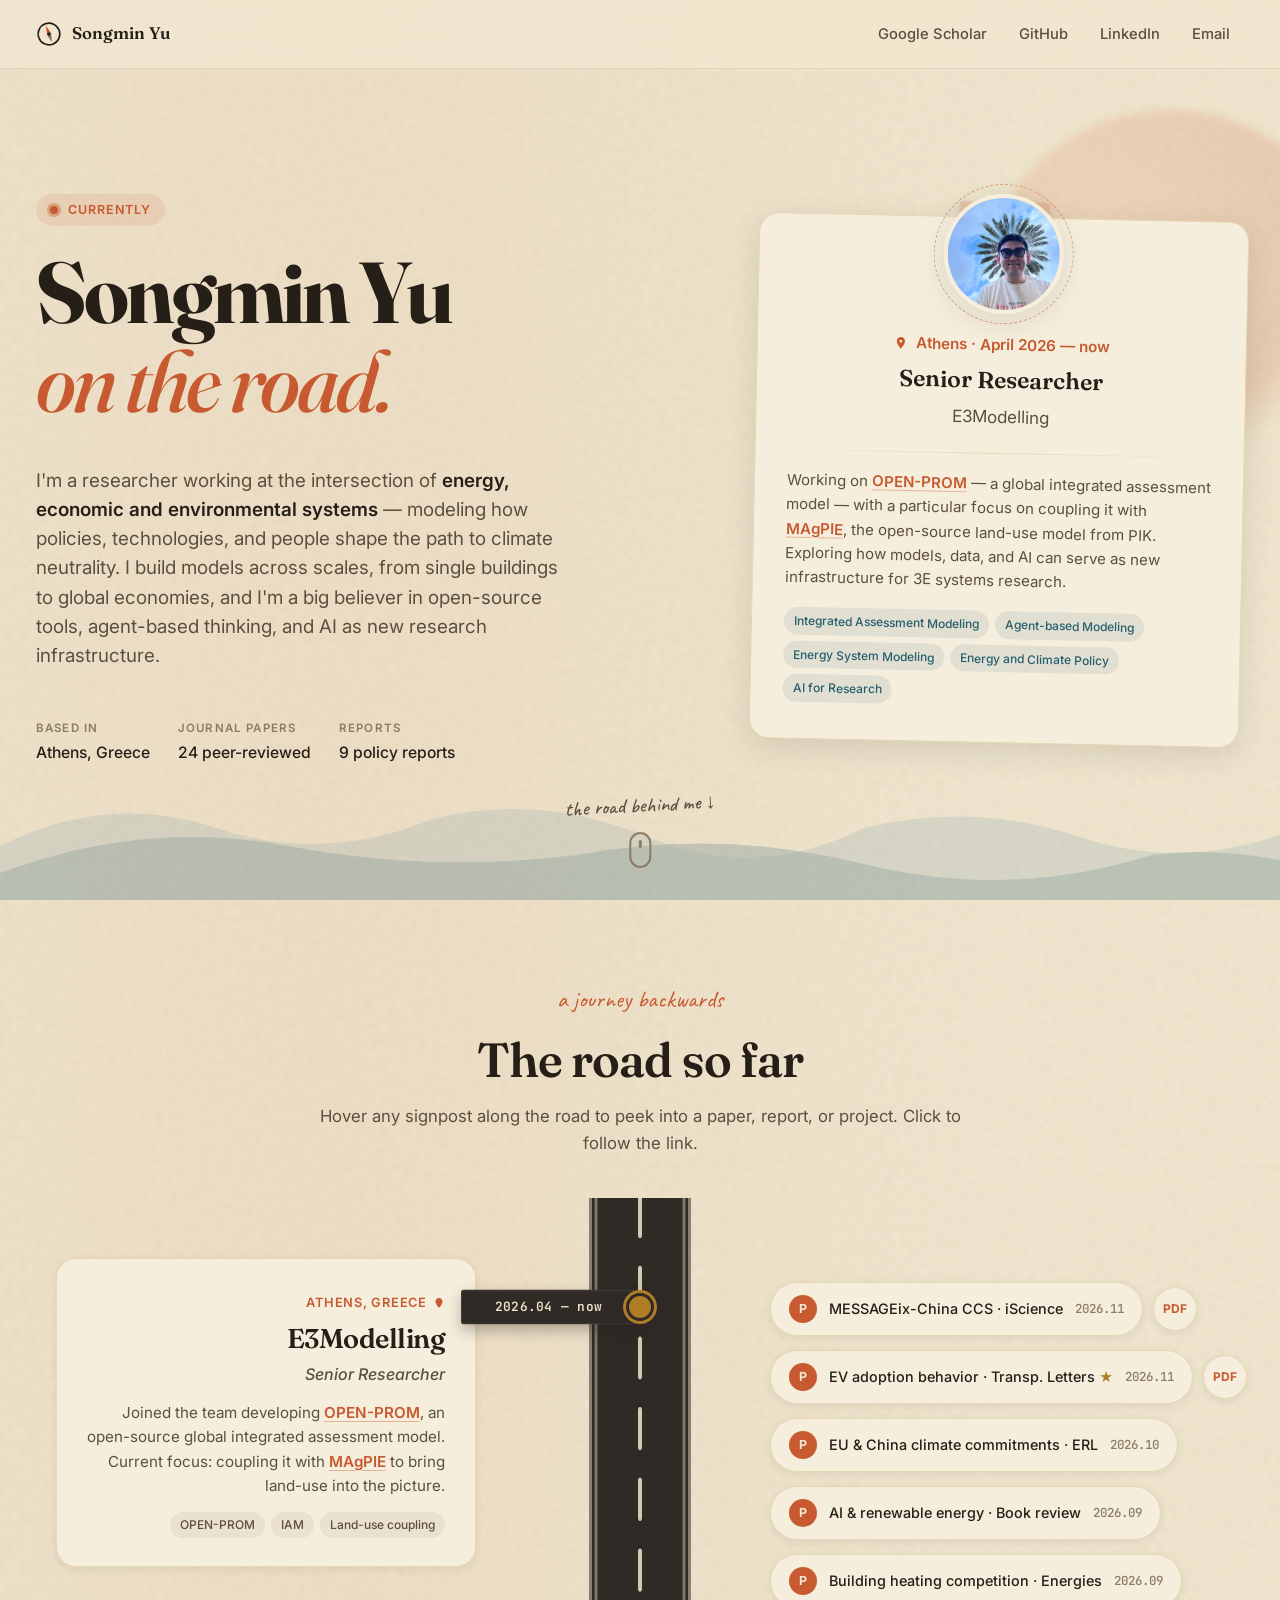
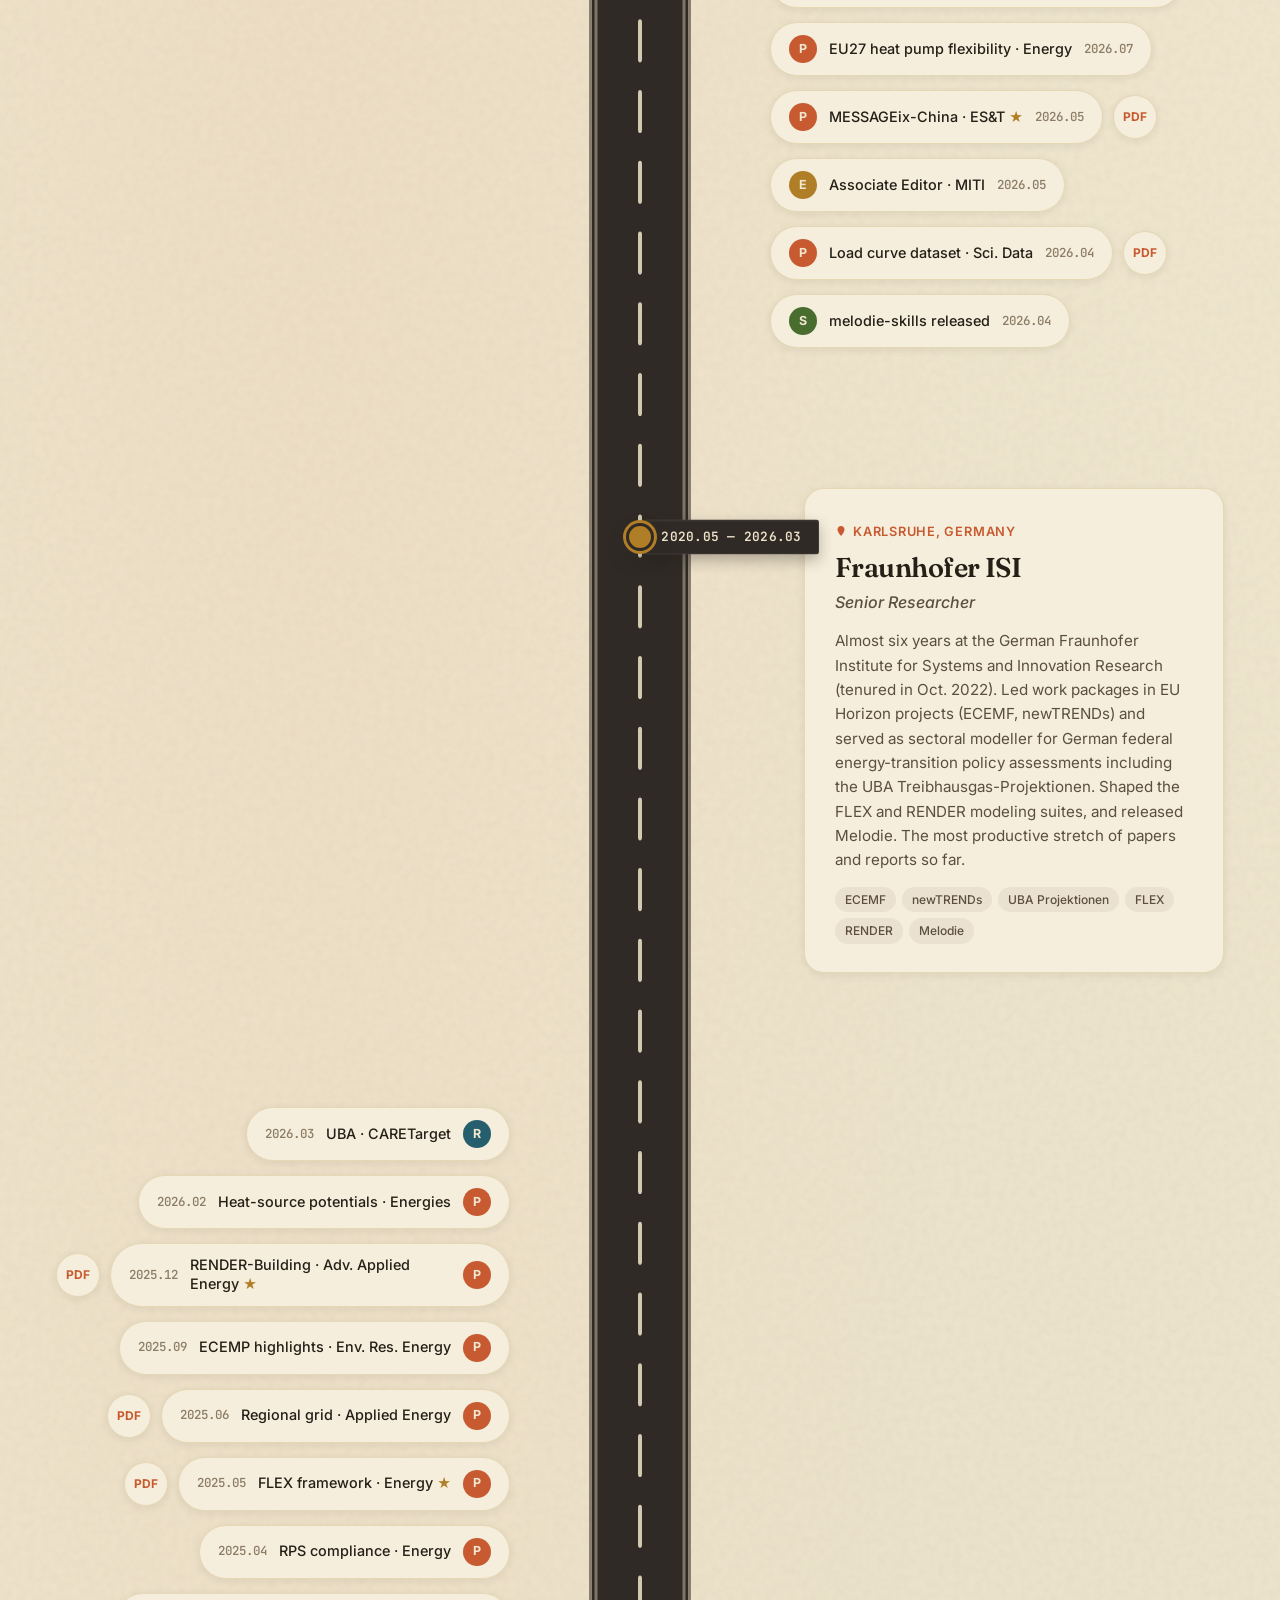
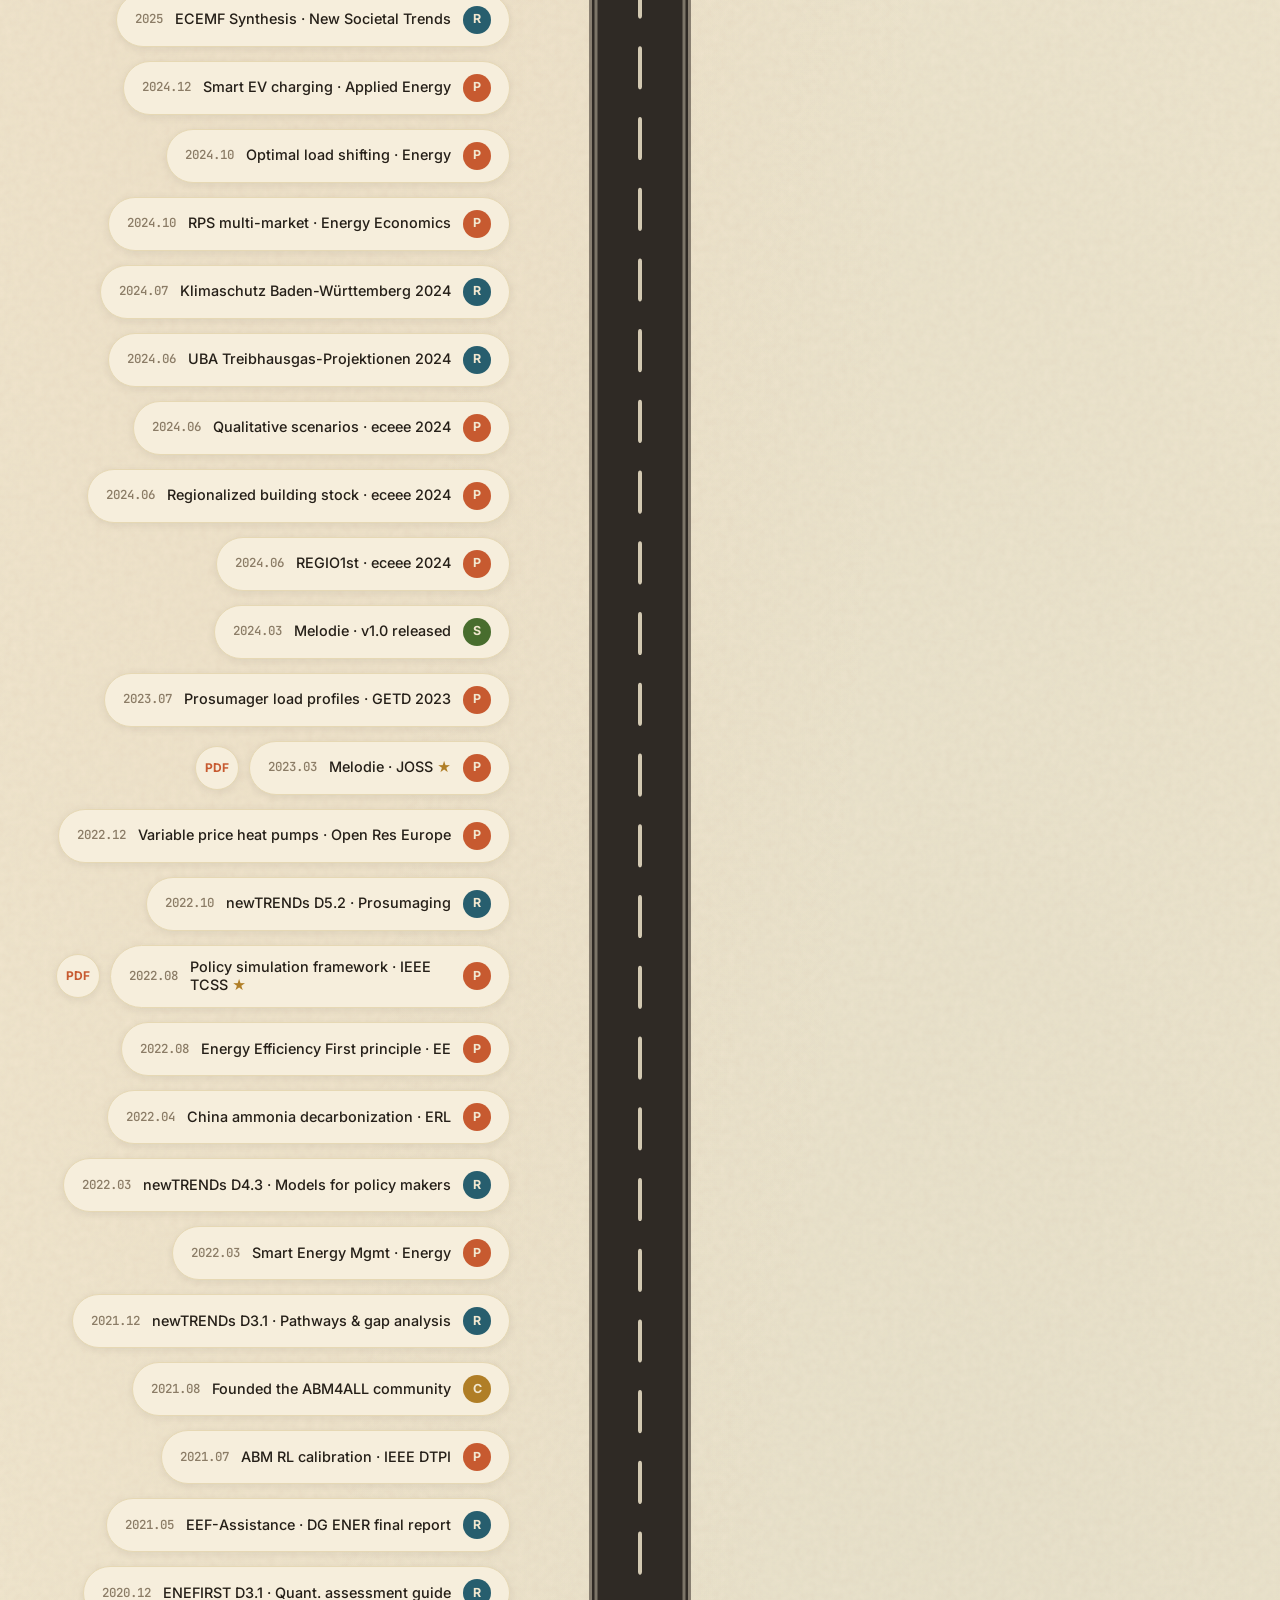
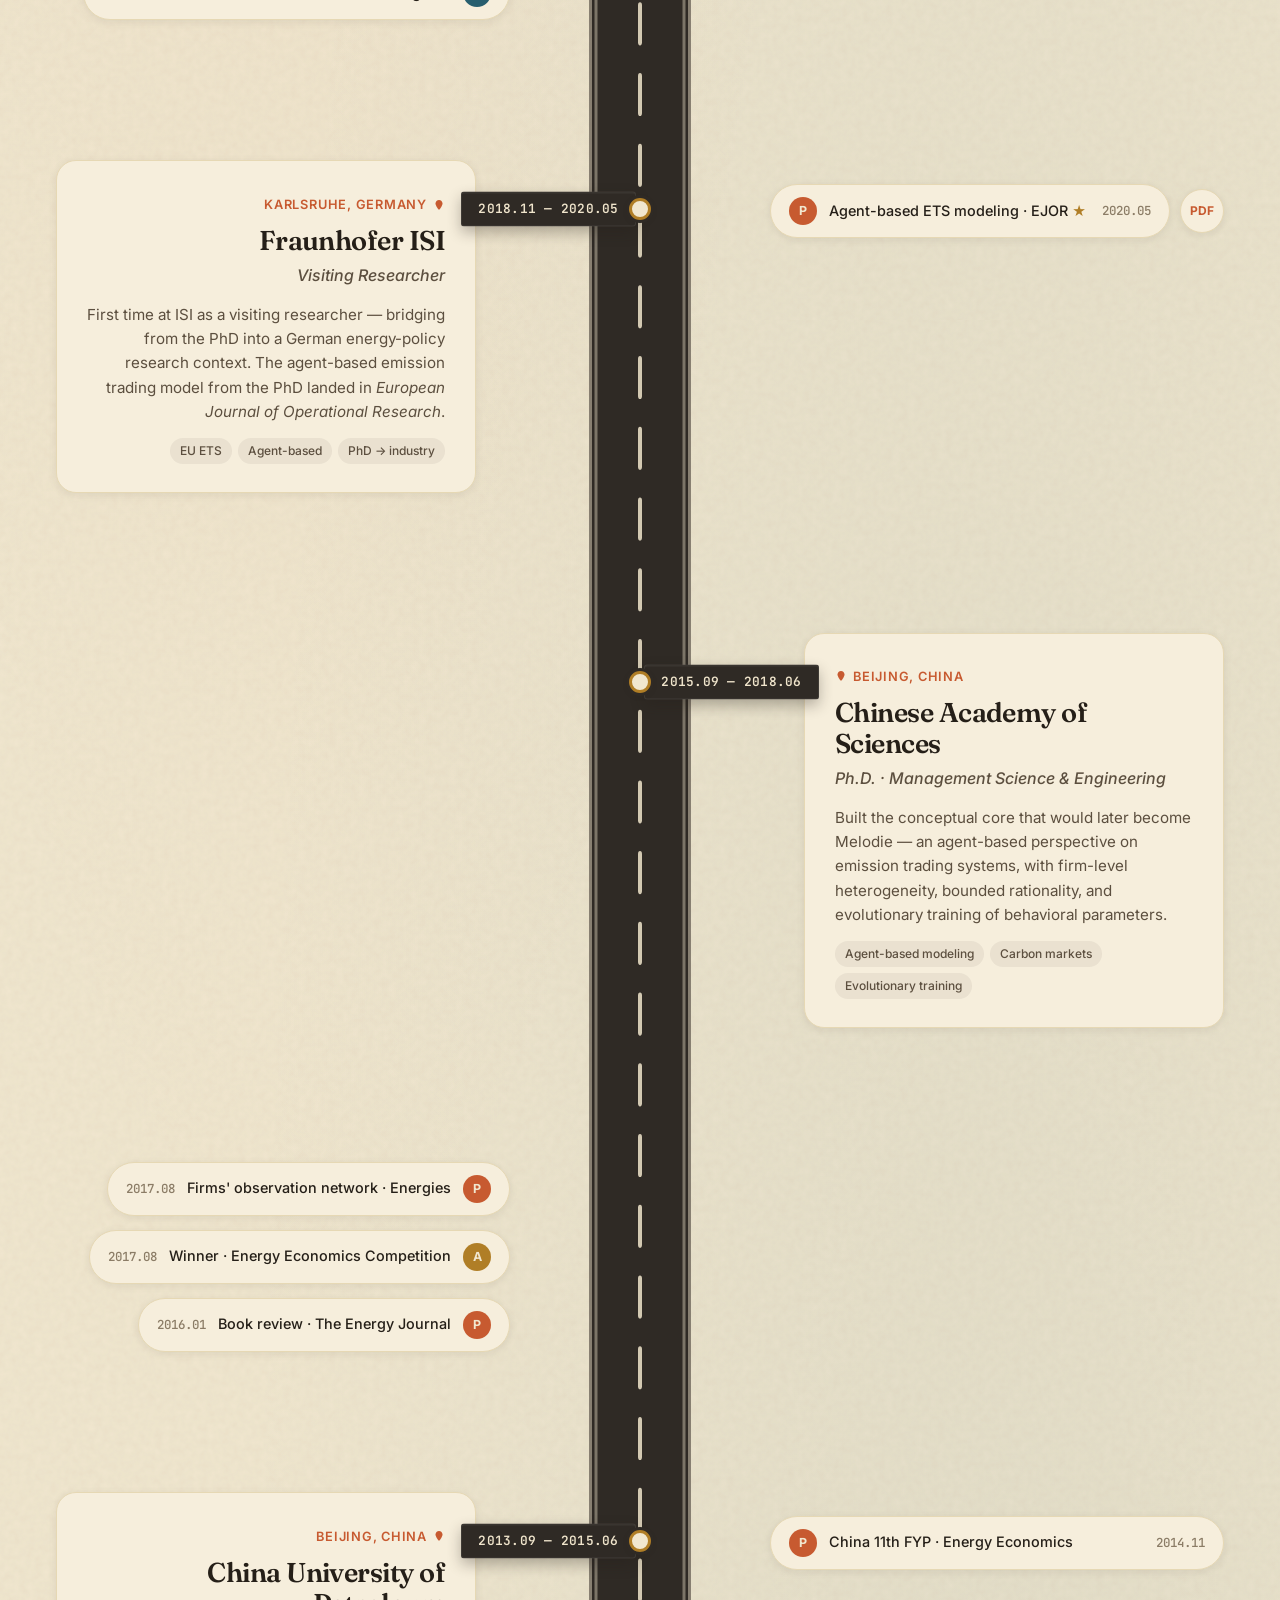
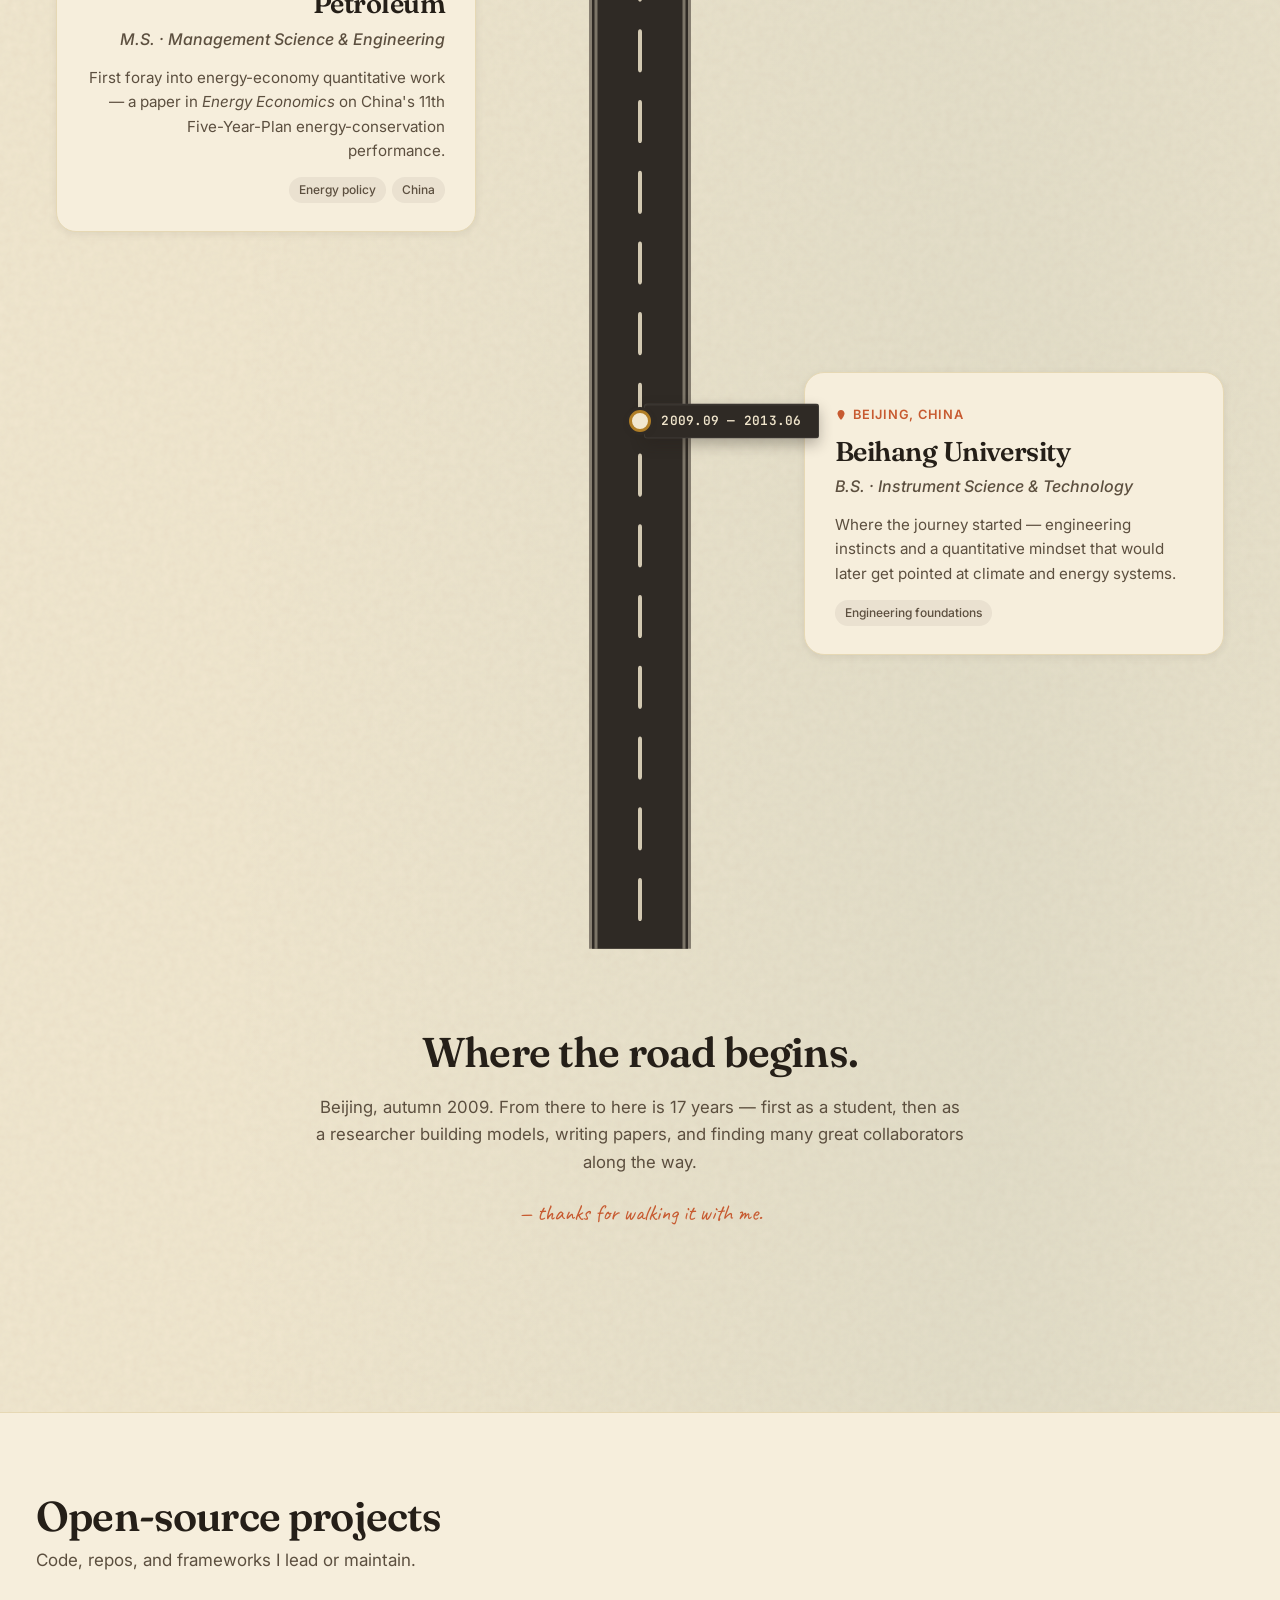
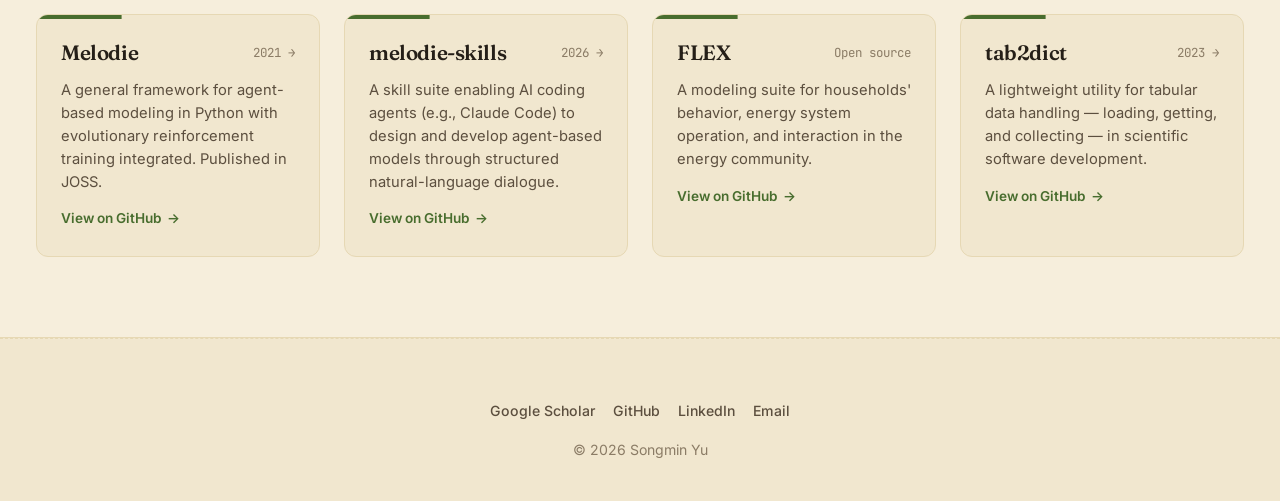
<file: index.html>
<!DOCTYPE html>
<html lang="en">

<head>
    <meta charset="UTF-8">
    <meta name="viewport" content="width=device-width, initial-scale=1.0">
    <title>Songmin Yu — The Road So Far</title>
    <meta name="description"
        content="Songmin Yu — a journey through energy systems modeling, agent-based modeling, and 3E policy analysis.">
    <link rel="preconnect" href="https://fonts.googleapis.com">
    <link rel="preconnect" href="https://fonts.gstatic.com" crossorigin>
    <link
        href="https://fonts.googleapis.com/css2?family=Fraunces:opsz,wght@9..144,400;9..144,500;9..144,600;9..144,700;9..144,800&family=Inter:wght@300;400;500;600;700&family=JetBrains+Mono:wght@400;500&family=Caveat:wght@500;700&display=swap"
        rel="stylesheet">

    <style>
        /* ==========================================================
           DESIGN TOKENS — "The Road" theme
           ========================================================== */
        :root {
            /* Palette: warm parchment + asphalt + sunset accents */
            --cream: #f1e7cf;
            --cream-soft: #f6eedc;
            --cream-deep: #e6d8b4;
            --ink: #251f18;
            --ink-soft: #5c4f3f;
            --ink-mute: #8b7c66;
            --road: #2f2a25;
            --road-edge: #4a423a;
            --line: #f0e5cc;
            --sunset: #c75a30;
            --sunset-soft: #e88c5e;
            --ocean: #275e6e;
            --forest: #486d2e;
            --gold: #b07e26;
            --sky: #b9d2dc;
            --sky-deep: #6d96aa;

            --shadow-sm: 0 2px 8px rgba(37, 31, 24, 0.08);
            --shadow-md: 0 8px 30px rgba(37, 31, 24, 0.12);
            --shadow-lg: 0 20px 60px rgba(37, 31, 24, 0.18);

            --r-sm: 6px;
            --r-md: 12px;
            --r-lg: 20px;

            --max-width: 1240px;
        }

        /* ==========================================================
           BASE
           ========================================================== */
        * {
            box-sizing: border-box;
        }

        html {
            scroll-behavior: smooth;
        }

        body {
            margin: 0;
            font-family: 'Inter', -apple-system, BlinkMacSystemFont, sans-serif;
            font-size: 17px;
            line-height: 1.65;
            color: var(--ink);
            background: var(--cream);
            background-image:
                radial-gradient(at 25% 12%, rgba(199, 90, 48, 0.06) 0px, transparent 50%),
                radial-gradient(at 78% 88%, rgba(39, 94, 110, 0.07) 0px, transparent 55%),
                /* Subtle paper grain */
                url("data:image/svg+xml,%3Csvg viewBox='0 0 200 200' xmlns='http://www.w3.org/2000/svg'%3E%3Cfilter id='n'%3E%3CfeTurbulence type='fractalNoise' baseFrequency='0.85' numOctaves='2' stitchTiles='stitch'/%3E%3CfeColorMatrix values='0 0 0 0 0.15 0 0 0 0 0.12 0 0 0 0 0.08 0 0 0 0.06 0'/%3E%3C/filter%3E%3Crect width='100%25' height='100%25' filter='url(%23n)'/%3E%3C/svg%3E");
            min-height: 100vh;
            overflow-x: hidden;
        }

        h1, h2, h3, h4 {
            font-family: 'Fraunces', Georgia, serif;
            font-weight: 600;
            letter-spacing: -0.02em;
            line-height: 1.15;
            margin: 0;
        }

        a {
            color: inherit;
            text-decoration: none;
        }

        .mono {
            font-family: 'JetBrains Mono', monospace;
            font-variant-numeric: tabular-nums;
        }

        .hand {
            font-family: 'Caveat', cursive;
        }

        /* ==========================================================
           TOP NAV
           ========================================================== */
        .topnav {
            position: fixed;
            top: 0;
            left: 0;
            right: 0;
            z-index: 100;
            display: flex;
            align-items: center;
            justify-content: space-between;
            padding: 14px 36px;
            background: rgba(241, 231, 207, 0.85);
            backdrop-filter: blur(12px);
            -webkit-backdrop-filter: blur(12px);
            border-bottom: 1px solid rgba(37, 31, 24, 0.08);
            transition: padding 0.3s ease;
        }

        .topnav-brand {
            display: flex;
            align-items: center;
            gap: 10px;
            font-family: 'Fraunces', serif;
            font-weight: 600;
            font-size: 1.05rem;
            color: var(--ink);
        }

        .compass {
            width: 26px;
            height: 26px;
            transform: rotate(-20deg);
            transition: transform 0.6s cubic-bezier(0.34, 1.56, 0.64, 1);
        }

        .topnav-brand:hover .compass {
            transform: rotate(340deg);
        }

        .topnav-links {
            display: flex;
            align-items: center;
            gap: 4px;
        }

        .topnav-link {
            position: relative;
            padding: 8px 14px;
            border-radius: var(--r-sm);
            font-size: 0.92rem;
            font-weight: 500;
            color: var(--ink-soft);
            transition: all 0.2s ease;
            display: inline-flex;
            align-items: center;
            gap: 6px;
        }

        .topnav-link:hover {
            color: var(--sunset);
            background: rgba(199, 90, 48, 0.08);
        }

        .topnav-link svg {
            width: 16px;
            height: 16px;
        }

        /* ==========================================================
           HERO — "You are here, now"
           ========================================================== */
        .hero {
            position: relative;
            min-height: 100vh;
            padding: 120px 36px 60px;
            display: flex;
            align-items: center;
            justify-content: center;
            overflow: hidden;
        }

        .hero-bg {
            position: absolute;
            inset: 0;
            pointer-events: none;
            z-index: 0;
        }

        /* Decorative sun in the corner */
        .hero-sun {
            position: absolute;
            top: 110px;
            right: -80px;
            width: 380px;
            height: 380px;
            border-radius: 50%;
            background: radial-gradient(circle at 30% 30%, var(--sunset-soft), var(--sunset) 60%, transparent 72%);
            opacity: 0.18;
            filter: blur(4px);
        }

        /* Horizon line / distant hills hint */
        .hero-hills {
            position: absolute;
            bottom: 0;
            left: 0;
            right: 0;
            height: 180px;
            opacity: 0.35;
        }

        .hero-content {
            position: relative;
            z-index: 2;
            max-width: var(--max-width);
            width: 100%;
            display: grid;
            grid-template-columns: 1.3fr 1fr;
            gap: 80px;
            align-items: center;
        }

        .hero-left {
            display: flex;
            flex-direction: column;
            gap: 22px;
        }

        .hero-eyebrow {
            display: inline-flex;
            align-items: center;
            gap: 10px;
            padding: 6px 14px;
            background: rgba(199, 90, 48, 0.12);
            color: var(--sunset);
            border-radius: 100px;
            font-size: 0.78rem;
            font-weight: 600;
            letter-spacing: 0.08em;
            text-transform: uppercase;
            width: fit-content;
        }

        .hero-eyebrow .pulse {
            width: 8px;
            height: 8px;
            background: var(--sunset);
            border-radius: 50%;
            position: relative;
        }

        .hero-eyebrow .pulse::after {
            content: '';
            position: absolute;
            inset: -3px;
            border-radius: 50%;
            background: var(--sunset);
            opacity: 0.4;
            animation: pulse 2s ease-out infinite;
        }

        @keyframes pulse {
            0% { transform: scale(1); opacity: 0.5; }
            100% { transform: scale(2.5); opacity: 0; }
        }

        .hero h1 {
            font-size: clamp(3.4rem, 7vw, 5.4rem);
            font-weight: 700;
            line-height: 1.02;
            letter-spacing: -0.035em;
        }

        .hero h1 .accent {
            font-style: italic;
            color: var(--sunset);
            font-weight: 500;
        }

        .hero-tagline {
            font-size: 1.18rem;
            color: var(--ink-soft);
            max-width: 540px;
            line-height: 1.55;
        }

        .hero-tagline strong {
            color: var(--ink);
            font-weight: 600;
        }

        .hero-meta {
            display: flex;
            gap: 28px;
            margin-top: 8px;
            flex-wrap: wrap;
        }

        .hero-meta-item {
            display: flex;
            flex-direction: column;
            gap: 2px;
        }

        .hero-meta-label {
            font-size: 0.72rem;
            text-transform: uppercase;
            letter-spacing: 0.1em;
            color: var(--ink-mute);
            font-weight: 600;
        }

        .hero-meta-value {
            font-size: 0.98rem;
            color: var(--ink);
            font-weight: 500;
        }

        /* HERO RIGHT — current "you are here" card */
        .now-card {
            position: relative;
            background: var(--cream-soft);
            border: 1px solid var(--cream-deep);
            border-radius: var(--r-lg);
            padding: 36px 32px;
            box-shadow: var(--shadow-md);
            transform: rotate(1.2deg);
            transition: transform 0.4s ease;
        }

        .now-card:hover {
            transform: rotate(0deg) translateY(-4px);
        }

        .now-card::before {
            content: '';
            position: absolute;
            top: -16px;
            left: 50%;
            transform: translateX(-50%);
            width: 90px;
            height: 22px;
            background: rgba(199, 90, 48, 0.22);
            border-radius: 3px;
            box-shadow: 0 2px 6px rgba(37, 31, 24, 0.08);
        }

        .now-photo-wrap {
            position: relative;
            width: 120px;
            height: 120px;
            margin: -60px auto 18px;
        }

        .now-photo {
            width: 100%;
            height: 100%;
            border-radius: 50%;
            object-fit: cover;
            border: 4px solid var(--cream-soft);
            box-shadow: var(--shadow-md);
        }

        .now-photo-ring {
            position: absolute;
            inset: -10px;
            border-radius: 50%;
            border: 1.5px dashed var(--sunset);
            opacity: 0.5;
            animation: spin 60s linear infinite;
        }

        @keyframes spin {
            from { transform: rotate(0deg); }
            to { transform: rotate(360deg); }
        }

        .now-pin {
            display: flex;
            align-items: center;
            justify-content: center;
            gap: 8px;
            font-size: 0.95rem;
            color: var(--sunset);
            font-weight: 600;
            margin-bottom: 4px;
        }

        .now-role {
            font-family: 'Fraunces', serif;
            font-size: 1.45rem;
            font-weight: 600;
            text-align: center;
            margin-bottom: 4px;
        }

        .now-org {
            text-align: center;
            color: var(--ink-soft);
            margin-bottom: 22px;
        }

        .now-divider {
            height: 1px;
            background: linear-gradient(to right, transparent, var(--cream-deep), transparent);
            margin: 0 -8px 18px;
        }

        .now-doing {
            font-size: 0.94rem;
            color: var(--ink-soft);
            line-height: 1.6;
            margin-bottom: 18px;
        }

        .now-badges {
            display: flex;
            flex-wrap: wrap;
            gap: 6px;
        }

        .now-badge {
            font-size: 0.75rem;
            padding: 4px 10px;
            background: rgba(39, 94, 110, 0.1);
            color: var(--ocean);
            border-radius: 100px;
            font-weight: 500;
        }

        .scroll-prompt {
            position: absolute;
            bottom: 32px;
            left: 50%;
            transform: translateX(-50%);
            display: flex;
            flex-direction: column;
            align-items: center;
            gap: 10px;
            color: var(--ink-mute);
            font-size: 0.85rem;
            font-weight: 500;
            text-align: center;
            z-index: 2;
        }

        .scroll-prompt-text {
            font-family: 'Caveat', cursive;
            font-size: 1.3rem;
            color: var(--ink-soft);
            transform: rotate(-3deg);
        }

        .scroll-arrow {
            width: 22px;
            height: 36px;
            border: 2px solid var(--ink-mute);
            border-radius: 100px;
            position: relative;
        }

        .scroll-arrow::after {
            content: '';
            position: absolute;
            top: 6px;
            left: 50%;
            transform: translateX(-50%);
            width: 3px;
            height: 8px;
            background: var(--ink-mute);
            border-radius: 100px;
            animation: scroll-dot 1.8s ease-in-out infinite;
        }

        @keyframes scroll-dot {
            0% { opacity: 1; transform: translate(-50%, 0); }
            100% { opacity: 0; transform: translate(-50%, 16px); }
        }

        /* ==========================================================
           SECTION DIVIDER — "Looking back..."
           ========================================================== */
        .road-intro {
            position: relative;
            padding: 80px 36px 40px;
            text-align: center;
            max-width: 720px;
            margin: 0 auto;
        }

        .road-intro-eyebrow {
            font-family: 'Caveat', cursive;
            font-size: 1.5rem;
            color: var(--sunset);
            margin-bottom: 12px;
        }

        .road-intro h2 {
            font-size: clamp(2.2rem, 4vw, 3rem);
            margin-bottom: 16px;
        }

        .road-intro p {
            color: var(--ink-soft);
            font-size: 1.05rem;
            margin: 0;
        }

        /* ==========================================================
           THE ROAD — the main interactive journey
           ========================================================== */
        .journey {
            position: relative;
            max-width: var(--max-width);
            margin: 0 auto;
            padding: 60px 36px 100px;
        }

        /* The winding road SVG, positioned absolutely behind cards */
        .road-svg {
            position: absolute;
            top: 0;
            left: 50%;
            transform: translateX(-50%);
            width: 200px;
            height: 100%;
            z-index: 0;
            pointer-events: none;
            overflow: hidden;
        }

        .road-asphalt {
            fill: none;
            stroke: var(--road);
            stroke-width: 96;
            stroke-linecap: butt;
        }

        .road-asphalt-edge {
            fill: none;
            stroke: var(--road-edge);
            stroke-width: 102;
            stroke-linecap: butt;
            opacity: 0.6;
        }

        .road-line-dashed {
            fill: none;
            stroke: var(--line);
            stroke-width: 4;
            stroke-linecap: round;
            stroke-dasharray: 24 22;
            opacity: 0.85;
        }

        .road-line-solid {
            fill: none;
            stroke: var(--line);
            stroke-width: 3;
            opacity: 0.4;
        }

        /* Each "stop" along the road */
        .stop {
            position: relative;
            z-index: 2;
            display: grid;
            grid-template-columns: minmax(0, 1fr) 200px minmax(0, 1fr);
            gap: 0;
            margin-bottom: 140px;
            align-items: start;
        }

        .stop:last-child {
            margin-bottom: 60px;
        }

        /* When any satellite inside a stop is hovered, lift the entire stop
           above subsequent stops so the popup is never clipped by the next card. */
        .stop:has(.sat:hover),
        .stop:has(.sat:focus-visible) {
            z-index: 50;
        }

        /* Center column = empty grid placeholder; the dot and year marker
           are positioned absolutely relative to .stop instead of here so they
           always sit at a fixed offset from the top of the stop. */
        .stop-center {
            min-height: 110px;
        }

        /* Milestone dot — fixed on the road centerline (left: 50%),
           top edge aligned with the vertical center of the location-label row.
           Card padding-top: 28px; location label line-height ≈ 21px → row center at y = 38.5.
           So dot top: 38px. */
        .milestone-dot {
            position: absolute;
            top: 38px;
            left: 50%;
            transform: translateX(-50%);
            width: 22px;
            height: 22px;
            background: var(--cream);
            border: 3px solid var(--gold);
            border-radius: 50%;
            box-shadow: 0 0 0 3px var(--road), var(--shadow-sm);
            z-index: 5;
        }

        .milestone-dot.highlight {
            background: var(--gold);
            box-shadow: 0 0 0 3px var(--road), 0 0 0 6px var(--gold), var(--shadow-md);
        }

        /* Year label — fixed width across all stops (sized for the longest content
           "2020.05 — 2026.03"). Vertically centered on the dot (dot center at y = 38 + 11 = 49). */
        .year-marker {
            position: absolute;
            top: 49px;
            transform: translateY(-50%);
            z-index: 4;
            background: var(--road);
            padding: 6px 14px;
            border: 1px solid rgba(255, 255, 255, 0.08);
            border-radius: 3px;
            font-family: 'JetBrains Mono', monospace;
            font-size: 0.8rem;
            font-weight: 600;
            color: var(--line);
            letter-spacing: 0.02em;
            white-space: nowrap;
            text-align: center;
            width: 175px;
            box-shadow:
                0 1px 0 rgba(255, 255, 255, 0.06) inset,
                0 6px 14px rgba(37, 31, 24, 0.3);
        }

        /* For LEFT-side stops, marker sits to the LEFT of the road, right edge overlapping the asphalt */
        .stop[data-side="left"] .year-marker {
            right: calc(50% + 4px);
        }

        /* For RIGHT-side stops, marker sits to the RIGHT of the road, left edge overlapping the asphalt */
        .stop[data-side="right"] .year-marker {
            left: calc(50% + 4px);
        }

        /* Cards on left and right of road */
        .stop-card {
            position: relative;
            background: var(--cream-soft);
            border: 1px solid var(--cream-deep);
            border-radius: var(--r-lg);
            padding: 28px 30px;
            box-shadow: var(--shadow-sm);
            transition: all 0.3s cubic-bezier(0.2, 0.7, 0.3, 1);
            cursor: default;
        }

        .stop-card:hover {
            transform: translateY(-4px);
            box-shadow: var(--shadow-lg);
            border-color: var(--sunset);
        }

        .stop[data-side="left"] .stop-card {
            grid-column: 1;
            margin-right: 64px;
            text-align: right;
        }

        .stop[data-side="right"] .stop-card {
            grid-column: 3;
            margin-left: 64px;
        }

        .stop-location {
            display: inline-flex;
            align-items: center;
            gap: 6px;
            font-size: 0.8rem;
            font-weight: 600;
            color: var(--sunset);
            letter-spacing: 0.06em;
            text-transform: uppercase;
            margin-bottom: 10px;
        }

        .stop[data-side="left"] .stop-location {
            flex-direction: row-reverse;
        }

        .stop-card h3 {
            font-size: 1.7rem;
            margin-bottom: 6px;
        }

        .stop-role {
            font-size: 1rem;
            color: var(--ink-soft);
            font-weight: 500;
            margin-bottom: 14px;
            font-style: italic;
        }

        .stop-desc {
            font-size: 0.95rem;
            color: var(--ink-soft);
            line-height: 1.6;
            margin: 0 0 14px;
        }

        .stop-tags {
            display: flex;
            flex-wrap: wrap;
            gap: 6px;
        }

        .stop[data-side="left"] .stop-tags {
            justify-content: flex-end;
        }

        .stop-tag {
            font-size: 0.75rem;
            padding: 3px 10px;
            background: rgba(37, 31, 24, 0.06);
            color: var(--ink-soft);
            border-radius: 100px;
            font-weight: 500;
        }

        /* Satellites: papers, reports, projects orbiting each career stop.
           Equal spacing between items; ordered chronologically (newest first). */
        .satellites {
            position: relative;
            margin-top: 24px;
            display: flex;
            flex-direction: column;
            gap: 14px;
        }

        .stop[data-side="left"] .satellites {
            grid-column: 3;
            margin-left: 30px;
        }

        .stop[data-side="right"] .satellites {
            grid-column: 1;
            margin-right: 30px;
            align-items: flex-end;
        }

        .sat {
            position: relative;
            display: flex;
            align-items: center;
            gap: 12px;
            padding: 12px 18px;
            background: var(--cream-soft);
            border: 1px solid var(--cream-deep);
            border-radius: 100px;
            text-decoration: none;
            color: var(--ink);
            font-size: 0.9rem;
            transition: transform 0.25s ease, box-shadow 0.25s ease, border-color 0.25s ease;
            cursor: pointer;
            max-width: 100%;
            box-shadow: var(--shadow-sm);
            z-index: 1;
        }

        .stop[data-side="right"] .sat {
            flex-direction: row-reverse;
        }

        .sat:hover,
        .sat:focus-visible {
            transform: translateX(0) scale(1.02);
            box-shadow: var(--shadow-md);
            border-color: currentColor;
            z-index: 80;
        }

        .stop[data-side="left"] .sat:hover {
            transform: translateX(6px) scale(1.02);
        }

        .stop[data-side="right"] .sat:hover {
            transform: translateX(-6px) scale(1.02);
        }

        .sat-icon {
            display: flex;
            align-items: center;
            justify-content: center;
            width: 28px;
            height: 28px;
            border-radius: 50%;
            flex-shrink: 0;
            font-size: 0.78rem;
            font-weight: 700;
            color: var(--cream);
        }

        .sat-paper .sat-icon { background: var(--sunset); }
        .sat-report .sat-icon { background: var(--ocean); }
        .sat-project .sat-icon { background: var(--forest); }
        .sat-service .sat-icon { background: var(--gold); }

        /* sat-wide: lets a satellite size to its content (single line, no wrap)
           instead of being constrained to the column width. */
        .sat-wide {
            width: max-content;
            max-width: none;
            white-space: nowrap;
        }
        .sat-wide .sat-label {
            flex: 0 0 auto;
            white-space: nowrap;
        }

        .sat-paper:hover { color: var(--sunset); }
        .sat-report:hover { color: var(--ocean); }
        .sat-project:hover { color: var(--forest); }
        .sat-service:hover { color: var(--gold); }

        .sat-label {
            font-weight: 500;
            line-height: 1.3;
            flex: 1;
        }

        .sat-year {
            font-family: 'JetBrains Mono', monospace;
            font-size: 0.78rem;
            color: var(--ink-mute);
            font-weight: 500;
        }

        .sat-star {
            color: var(--gold);
            font-size: 0.85rem;
        }

        /* Keep each publisher link alongside its available local PDF. */
        .sat-entry {
            display: flex;
            align-items: center;
            gap: 10px;
            max-width: 100%;
        }

        .sat-entry > .sat {
            flex: 1;
            min-width: 0;
        }

        .stop[data-side="right"] .sat-entry {
            flex-direction: row-reverse;
        }

        .sat-pdf {
            display: inline-flex;
            align-items: center;
            justify-content: center;
            flex-shrink: 0;
            min-width: 44px;
            min-height: 44px;
            border: 1px solid var(--cream-deep);
            border-radius: 100px;
            background: var(--cream-soft);
            color: var(--sunset);
            font-size: 0.75rem;
            font-weight: 700;
            text-decoration: none;
            box-shadow: var(--shadow-sm);
        }

        .sat-pdf:hover,
        .sat-pdf:focus-visible {
            border-color: currentColor;
            box-shadow: var(--shadow-md);
        }

        /* Let the current career stop's items follow their content width. */
        .stop .satellites-natural {
            align-items: flex-start;
            min-width: 0;
        }

        .satellites-natural > .sat,
        .satellites-natural > .sat-entry {
            width: max-content;
            /* Fit between the road-side inset and the viewport's outer margin. */
            max-width: calc(50vw - 148px);
        }

        .satellites-natural .sat-label {
            min-width: 0;
            white-space: nowrap;
            overflow: hidden;
            text-overflow: ellipsis;
        }

        .satellites-natural .sat-year {
            flex-shrink: 0;
            white-space: nowrap;
        }

        /* Hover popup card */
        .sat-popup {
            position: absolute;
            top: 100%;
            margin-top: 12px;
            width: 360px;
            background: var(--cream-soft);
            border: 1px solid var(--cream-deep);
            border-radius: var(--r-md);
            padding: 18px 20px;
            box-shadow: var(--shadow-lg);
            opacity: 0;
            visibility: hidden;
            transform: translateY(-8px);
            transition: opacity 0.2s ease, transform 0.2s ease, visibility 0.2s;
            z-index: 50;
            pointer-events: none;
            text-align: left;
        }

        .stop[data-side="left"] .sat-popup {
            left: 0;
        }

        .stop[data-side="right"] .sat-popup {
            right: 0;
        }

        .sat:hover .sat-popup,
        .sat:focus .sat-popup {
            opacity: 1;
            visibility: visible;
            transform: translateY(0);
            pointer-events: auto;
        }

        .sat-popup-type {
            display: inline-block;
            font-size: 0.7rem;
            font-weight: 700;
            letter-spacing: 0.08em;
            text-transform: uppercase;
            padding: 3px 8px;
            border-radius: 4px;
            margin-bottom: 10px;
        }

        .sat-paper .sat-popup-type {
            background: rgba(199, 90, 48, 0.15);
            color: var(--sunset);
        }

        .sat-report .sat-popup-type {
            background: rgba(39, 94, 110, 0.15);
            color: var(--ocean);
        }

        .sat-project .sat-popup-type {
            background: rgba(72, 109, 46, 0.15);
            color: var(--forest);
        }

        .sat-service .sat-popup-type {
            background: rgba(176, 126, 38, 0.18);
            color: var(--gold);
        }

        .sat-popup-title {
            font-family: 'Fraunces', serif;
            font-size: 1.05rem;
            font-weight: 600;
            line-height: 1.3;
            color: var(--ink);
            margin-bottom: 8px;
        }

        .sat-popup-meta {
            font-size: 0.85rem;
            color: var(--ink-soft);
            margin-bottom: 12px;
            line-height: 1.5;
        }

        .sat-popup-meta em {
            font-style: italic;
            color: var(--ink);
        }

        .sat-popup-cta {
            display: inline-flex;
            align-items: center;
            gap: 6px;
            font-size: 0.82rem;
            font-weight: 600;
            color: var(--sunset);
        }

        .sat-popup-cta::after {
            content: '→';
            transition: transform 0.2s ease;
        }

        .sat:hover .sat-popup-cta::after {
            transform: translateX(3px);
        }

        /* Decorative scenery along the road */
        .scenery {
            position: absolute;
            opacity: 0.4;
            pointer-events: none;
            z-index: 1;
        }

        .scenery svg {
            width: 100%;
            height: 100%;
        }

        /* ==========================================================
           ORIGIN — bottom of the road
           ========================================================== */
        .origin {
            position: relative;
            text-align: center;
            padding: 80px 36px 120px;
            max-width: 720px;
            margin: 0 auto;
        }

        .origin-marker {
            display: inline-flex;
            align-items: center;
            justify-content: center;
            width: 64px;
            height: 64px;
            background: var(--sunset);
            color: var(--cream);
            border-radius: 50%;
            font-family: 'Fraunces', serif;
            font-size: 1.5rem;
            font-weight: 700;
            box-shadow: var(--shadow-md);
            margin-bottom: 20px;
        }

        .origin h2 {
            font-size: clamp(2rem, 3.5vw, 2.6rem);
            margin-bottom: 12px;
        }

        .origin p {
            color: var(--ink-soft);
            font-size: 1.05rem;
        }

        .origin .hand {
            font-size: 1.4rem;
            color: var(--sunset);
            margin-top: 18px;
            display: block;
        }

        /* ==========================================================
           OPEN-SOURCE STRIP (projects highlighted separately)
           ========================================================== */
        .projects-strip {
            background: var(--cream-soft);
            border-top: 1px solid var(--cream-deep);
            border-bottom: 1px solid var(--cream-deep);
            padding: 80px 36px;
            margin-top: 60px;
        }

        .projects-inner {
            max-width: var(--max-width);
            margin: 0 auto;
        }

        .projects-head {
            display: flex;
            justify-content: space-between;
            align-items: flex-end;
            margin-bottom: 40px;
            flex-wrap: wrap;
            gap: 16px;
        }

        .projects-head h2 {
            font-size: clamp(2rem, 3.5vw, 2.6rem);
        }

        .projects-head p {
            margin: 6px 0 0;
            color: var(--ink-soft);
        }

        .projects-grid {
            display: grid;
            grid-template-columns: repeat(auto-fill, minmax(280px, 1fr));
            gap: 24px;
        }

        .project-tile {
            position: relative;
            background: var(--cream);
            border: 1px solid var(--cream-deep);
            border-radius: var(--r-md);
            padding: 26px 24px;
            transition: all 0.3s ease;
            display: flex;
            flex-direction: column;
            gap: 14px;
            text-decoration: none;
            color: var(--ink);
            overflow: hidden;
        }

        .project-tile::before {
            content: '';
            position: absolute;
            top: 0;
            left: 0;
            right: 0;
            height: 4px;
            background: var(--forest);
            transform: scaleX(0.3);
            transform-origin: left;
            transition: transform 0.4s ease;
        }

        .project-tile:hover {
            transform: translateY(-4px);
            box-shadow: var(--shadow-md);
            border-color: var(--forest);
        }

        .project-tile:hover::before {
            transform: scaleX(1);
        }

        .project-tile-head {
            display: flex;
            align-items: center;
            justify-content: space-between;
            gap: 12px;
        }

        .project-tile h3 {
            font-size: 1.3rem;
            font-family: 'Fraunces', serif;
        }

        .project-tile-year {
            font-family: 'JetBrains Mono', monospace;
            font-size: 0.78rem;
            color: var(--ink-mute);
        }

        .project-tile p {
            font-size: 0.92rem;
            color: var(--ink-soft);
            margin: 0;
            line-height: 1.55;
        }

        .project-tile-cta {
            display: inline-flex;
            align-items: center;
            gap: 6px;
            font-size: 0.85rem;
            font-weight: 600;
            color: var(--forest);
        }

        .project-tile-cta::after {
            content: '→';
            transition: transform 0.2s ease;
        }

        .project-tile:hover .project-tile-cta::after {
            transform: translateX(4px);
        }

        /* ==========================================================
           FOOTER
           ========================================================== */
        footer {
            padding: 60px 36px 40px;
            text-align: center;
            color: var(--ink-mute);
            font-size: 0.88rem;
            border-top: 1px dashed var(--cream-deep);
            background: var(--cream);
        }

        footer .links {
            margin-bottom: 16px;
            display: flex;
            gap: 18px;
            justify-content: center;
            flex-wrap: wrap;
        }

        footer .links a {
            color: var(--ink-soft);
            font-weight: 500;
            transition: color 0.2s;
        }

        footer .links a:hover {
            color: var(--sunset);
        }

        footer p {
            margin: 8px 0 0;
        }

        /* ==========================================================
           SCROLL REVEAL
           ========================================================== */
        .reveal {
            opacity: 0;
            transform: translateY(28px);
            transition: opacity 0.7s cubic-bezier(0.2, 0.6, 0.2, 1),
                        transform 0.7s cubic-bezier(0.2, 0.6, 0.2, 1);
        }

        .reveal.is-visible {
            opacity: 1;
            transform: translateY(0);
        }

        /* ==========================================================
           RESPONSIVE
           ========================================================== */
        @media (max-width: 960px) {
            .topnav { padding: 12px 18px; }
            .topnav-links { gap: 0; }
            .topnav-link { padding: 8px 10px; font-size: 0.85rem; }
            .hero { padding: 110px 20px 60px; }
            .hero-content { grid-template-columns: 1fr; gap: 50px; }
            .hero-meta { gap: 18px; }

            .journey { padding: 40px 18px 60px; }
            .road-svg { width: 80px; }
            .road-asphalt { stroke-width: 56; }
            .road-asphalt-edge { stroke-width: 62; }
            .road-line-dashed { stroke-width: 3; stroke-dasharray: 14 14; }

            .stop {
                grid-template-columns: 1fr;
                gap: 20px;
                margin-bottom: 80px;
            }

            .stop-center { padding-top: 10px; }

            .stop[data-side="left"] .stop-card,
            .stop[data-side="right"] .stop-card {
                grid-column: 1;
                margin: 0;
                text-align: left;
            }

            .stop[data-side="left"] .stop-location { flex-direction: row; }

            .stop[data-side="left"] .satellites,
            .stop[data-side="right"] .satellites {
                grid-column: 1;
                margin: 0;
                align-items: stretch;
            }

            .stop[data-side="right"] .sat,
            .stop[data-side="right"] .sat-entry { flex-direction: row; }

            .satellites-natural > .sat,
            .satellites-natural > .sat-entry { max-width: 100%; }

            .stop[data-side="left"] .stop-tags { justify-content: flex-start; }

            .sat-popup { width: calc(100vw - 60px); left: 0 !important; right: auto !important; }
        }
    </style>
</head>

<body>

    <!-- ============================================================
         TOP NAV
         ============================================================ -->
    <nav class="topnav">
        <a href="#" class="topnav-brand">
            <svg class="compass" viewBox="0 0 24 24" fill="none">
                <circle cx="12" cy="12" r="10" stroke="currentColor" stroke-width="1.5" />
                <path d="M12 4 L14 12 L12 14 L10 12 Z" fill="#c75a30" />
                <path d="M12 20 L10 12 L12 10 L14 12 Z" fill="currentColor" opacity="0.6" />
                <circle cx="12" cy="12" r="1.2" fill="currentColor" />
            </svg>
            <span>Songmin Yu</span>
        </a>
        <div class="topnav-links">
            <a class="topnav-link" href="https://scholar.google.com/citations?user=Li3cvGkAAAAJ&hl=en" target="_blank" rel="noopener">
                Google Scholar
            </a>
            <a class="topnav-link" href="https://github.com/songminyu" target="_blank" rel="noopener">
                GitHub
            </a>
            <a class="topnav-link" href="https://www.linkedin.com/in/songmin-yu-67987085/" target="_blank" rel="noopener">
                LinkedIn
            </a>
            <a class="topnav-link" href="mailto:songmin.yu@wsp.com">
                Email
            </a>
        </div>
    </nav>

    <!-- ============================================================
         HERO — "You are here"
         ============================================================ -->
    <header class="hero">
        <div class="hero-bg">
            <div class="hero-sun"></div>
            <svg class="hero-hills" viewBox="0 0 1440 200" preserveAspectRatio="none">
                <path d="M0,200 L0,140 Q120,80 240,120 T480,110 Q600,80 720,130 T960,120 Q1080,90 1200,130 T1440,120 L1440,200 Z"
                    fill="#6d96aa" opacity="0.5" />
                <path d="M0,200 L0,170 Q160,110 320,140 T640,150 Q800,120 960,160 T1280,150 Q1360,140 1440,160 L1440,200 Z"
                    fill="#275e6e" opacity="0.6" />
            </svg>
        </div>

        <div class="hero-content">
            <div class="hero-left">
                <span class="hero-eyebrow">
                    <span class="pulse"></span>
                    Currently
                </span>
                <h1>Songmin Yu<br><span class="accent">on the road.</span></h1>
                <p class="hero-tagline">
                    I'm a researcher working at the intersection of <strong>energy, economic and environmental
                    systems</strong> — modeling how policies, technologies, and people shape the path to climate
                    neutrality. I build models across scales, from single buildings to global economies, and I'm
                    a big believer in open-source tools, agent-based thinking, and AI as new research infrastructure.
                </p>
                <div class="hero-meta">
                    <div class="hero-meta-item">
                        <span class="hero-meta-label">Based in</span>
                        <span class="hero-meta-value">Athens, Greece</span>
                    </div>
                    <div class="hero-meta-item">
                        <span class="hero-meta-label">Journal papers</span>
                        <span class="hero-meta-value">24 peer-reviewed</span>
                    </div>
                    <div class="hero-meta-item">
                        <span class="hero-meta-label">Reports</span>
                        <span class="hero-meta-value">9 policy reports</span>
                    </div>
                </div>
            </div>

            <div class="now-card">
                <div class="now-photo-wrap">
                    <div class="now-photo-ring"></div>
                    <img class="now-photo" src="assets/image/profile.jpg" alt="Songmin Yu">
                </div>
                <div class="now-pin">
                    <svg width="14" height="14" viewBox="0 0 24 24" fill="currentColor">
                        <path d="M12 2C8.13 2 5 5.13 5 9c0 5.25 7 13 7 13s7-7.75 7-13c0-3.87-3.13-7-7-7zm0 9.5a2.5 2.5 0 010-5 2.5 2.5 0 010 5z"/>
                    </svg>
                    Athens · April 2026 — now
                </div>
                <div class="now-role">Senior Researcher</div>
                <div class="now-org">E3Modelling</div>
                <div class="now-divider"></div>
                <div class="now-doing">
                    Working on <a href="https://github.com/E3Modelling/OPEN-PROM" target="_blank" style="color:var(--sunset);text-decoration:underline;text-decoration-color:rgba(199,90,48,0.4);text-underline-offset:3px;font-weight:600;">OPEN-PROM</a>
                    — a global integrated assessment model — with a particular
                    focus on coupling it with <a href="https://github.com/magpiemodel/magpie" target="_blank" style="color:var(--sunset);text-decoration:underline;text-decoration-color:rgba(199,90,48,0.4);text-underline-offset:3px;font-weight:600;">MAgPIE</a>,
                    the open-source land-use model from PIK. Exploring how models, data, and AI can serve as new
                    infrastructure for 3E systems research.
                </div>
                <div class="now-badges">
                    <span class="now-badge">Integrated Assessment Modeling</span>
                    <span class="now-badge">Agent-based Modeling</span>
                    <span class="now-badge">Energy System Modeling</span>
                    <span class="now-badge">Energy and Climate Policy</span>
                    <span class="now-badge">AI for Research</span>
                </div>
            </div>
        </div>

        <div class="scroll-prompt">
            <span class="scroll-prompt-text">the road behind me ↓</span>
            <div class="scroll-arrow"></div>
        </div>
    </header>

    <!-- ============================================================
         ROAD INTRO
         ============================================================ -->
    <section class="road-intro reveal">
        <div class="road-intro-eyebrow">a journey backwards</div>
        <h2>The road so far</h2>
        <p>Hover any signpost along the road to peek into a paper, report, or project.
            Click to follow the link.</p>
    </section>

    <!-- ============================================================
         THE ROAD — interactive journey
         ============================================================ -->
    <main class="journey">

        <!-- Straight vertical road, so every milestone dot always sits on the centerline -->
        <svg class="road-svg" viewBox="0 0 200 4000" preserveAspectRatio="none">
            <!-- Asphalt edge (slightly wider) -->
            <path class="road-asphalt-edge" d="M 100 0 L 100 4000" />
            <!-- Asphalt body -->
            <path class="road-asphalt" d="M 100 0 L 100 4000" />
            <!-- Solid edge lines -->
            <path class="road-line-solid" d="M 100 0 L 100 4000" transform="translate(-44, 0)" />
            <path class="road-line-solid" d="M 100 0 L 100 4000" transform="translate(44, 0)" />
            <!-- Dashed center line -->
            <path class="road-line-dashed" d="M 100 0 L 100 4000" />
        </svg>

        <!-- ===================== STOP 1: E3Modelling (2026-now) =====
             Already shown in hero; here we add a short reprise stop
             so the timeline has continuity from "now" downwards.
             ============================================== -->
        <article class="stop reveal" data-side="left">
            <div class="stop-card">
                <div class="stop-location">
                    <svg width="12" height="12" viewBox="0 0 24 24" fill="currentColor">
                        <path d="M12 2C8.13 2 5 5.13 5 9c0 5.25 7 13 7 13s7-7.75 7-13c0-3.87-3.13-7-7-7z"/>
                    </svg>
                    Athens, Greece
                </div>
                <h3>E3Modelling</h3>
                <div class="stop-role">Senior Researcher</div>
                <p class="stop-desc">Joined the team developing <a href="https://github.com/E3Modelling/OPEN-PROM" target="_blank" style="color:var(--sunset);text-decoration:underline;text-decoration-color:rgba(199,90,48,0.4);text-underline-offset:3px;font-weight:600;">OPEN-PROM</a>,
                    an open-source global integrated assessment model. Current focus: coupling it with
                    <a href="https://github.com/magpiemodel/magpie" target="_blank" style="color:var(--sunset);text-decoration:underline;text-decoration-color:rgba(199,90,48,0.4);text-underline-offset:3px;font-weight:600;">MAgPIE</a>
                    to bring land-use into the picture.</p>
                <div class="stop-tags">
                    <span class="stop-tag">OPEN-PROM</span>
                    <span class="stop-tag">IAM</span>
                    <span class="stop-tag">Land-use coupling</span>
                </div>
            </div>

            <div class="stop-center">
                <div class="year-marker">2026.04 — now</div>
                <div class="milestone-dot highlight"></div>
            </div>

            <div class="satellites satellites-natural">
                <!-- 2026.11 -->
                <div class="sat-entry">
                    <a class="sat sat-paper" href="https://www.cell.com/iscience/fulltext/S2589-0042(26)03666-7" target="_blank" rel="noopener">
                        <span class="sat-icon">P</span>
                        <span class="sat-label">MESSAGEix-China CCS · iScience</span>
                        <span class="sat-year">2026.11</span>
                        <div class="sat-popup">
                            <span class="sat-popup-type">Peer-reviewed · Co-first author</span>
                            <div class="sat-popup-title">Multidimensional CCS deployment feasibility reshapes steel-hydrogen-power transitions in China’s 1.5°C pathway</div>
                            <div class="sat-popup-meta">
                                <em>iScience</em> · 29(12), 118283<br>
                                Published online 19 November 2026<br>
                                Zhong, Y.; Yu, S.; Li, Z.; Fan, Y.<br>
                                Zhong and Yu contributed equally.<br>
                                doi:10.1016/j.isci.2026.118283
                            </div>
                            <span class="sat-popup-cta">Read on Cell Press</span>
                        </div>
                    </a>
                    <a class="sat-pdf" href="assets/pdf/2026_iScience_MESSAGE-CCS.pdf" target="_blank" rel="noopener" aria-label="Open PDF: Multidimensional CCS deployment feasibility reshapes steel-hydrogen-power transitions in China’s 1.5°C pathway">PDF</a>
                </div>
                <!-- 2026.11 -->
                <div class="sat-entry">
                    <a class="sat sat-paper" href="https://doi.org/10.1080/19427867.2026.2764452" target="_blank" rel="noopener">
                        <span class="sat-icon">P</span>
                        <span class="sat-label">EV adoption behavior · Transp. Letters <span class="sat-star">★</span></span>
                        <span class="sat-year">2026.11</span>
                        <div class="sat-popup">
                            <span class="sat-popup-type">Peer-reviewed · Corresponding author</span>
                            <div class="sat-popup-title">From fragmented survey evidence to transferable behavioral models: a framework for electric vehicle adoption</div>
                            <div class="sat-popup-meta">
                                <em>Transportation Letters</em> · 17 November 2026<br>
                                Zhang, S.; Yu, S.<br>
                                doi:10.1080/19427867.2026.2764452
                            </div>
                            <span class="sat-popup-cta">Read on Taylor &amp; Francis</span>
                        </div>
                    </a>
                    <a class="sat-pdf" href="assets/pdf/2026_TL_EV-Adoption-Behavior.pdf" target="_blank" rel="noopener" aria-label="Open PDF: From fragmented survey evidence to transferable behavioral models: a framework for electric vehicle adoption">PDF</a>
                </div>
                <!-- 2026.10 -->
                <a class="sat sat-paper" href="https://iopscience.iop.org/article/10.1088/1748-9326/aeadb5/meta" target="_blank" rel="noopener">
                    <span class="sat-icon">P</span>
                    <span class="sat-label">EU &amp; China climate commitments · ERL</span>
                    <span class="sat-year">2026.10</span>
                    <div class="sat-popup">
                        <span class="sat-popup-type">Peer-reviewed · Co-author</span>
                        <div class="sat-popup-title">Beyond 2030: what sectoral shifts in EU and China reveal about Long Term climate commitments</div>
                        <div class="sat-popup-meta">
                            <em>Environmental Research Letters</em> · 21(20), 204002 · 14 October 2026<br>
                            Zisarou, E.; Fragkos, P.; van de Ven, D.-J.; Yu, S.
                        </div>
                        <span class="sat-popup-cta">Read on IOPscience</span>
                    </div>
                </a>
                <!-- 2026.09 -->
                <a class="sat sat-paper" href="https://journals.sagepub.com/doi/full/10.1177/01956574261487825" target="_blank" rel="noopener">
                    <span class="sat-icon">P</span>
                    <span class="sat-label">AI &amp; renewable energy · Book review</span>
                    <span class="sat-year">2026.09</span>
                    <div class="sat-popup">
                        <span class="sat-popup-type">Book review · Sole author</span>
                        <div class="sat-popup-title">Book Review: Renewable Energy Transition with Artificial Intelligence: Challenge-Driven Solutions</div>
                        <div class="sat-popup-meta">
                            <em>The Energy Journal</em> · 17 September 2026<br>
                            Yu, S.
                        </div>
                        <span class="sat-popup-cta">Read on SAGE</span>
                    </div>
                </a>
                <!-- 2026.09 -->
                <a class="sat sat-paper" href="https://www.mdpi.com/1996-1073/19/18/4377" target="_blank" rel="noopener">
                    <span class="sat-icon">P</span>
                    <span class="sat-label">Building heating competition · Energies</span>
                    <span class="sat-year">2026.09</span>
                    <div class="sat-popup">
                        <span class="sat-popup-type">Peer-reviewed · Co-author</span>
                        <div class="sat-popup-title">Competition in Building Heating—The Techno-Economic Case for Decentralized Heat Pumps in Germany up to 2045</div>
                        <div class="sat-popup-meta">
                            <em>Energies</em> · 19(18), 4377 · 15 September 2026<br>
                            Alibaş, Ş.; Yu, S.; Oberle, S.; Billerbeck, A.; Henning, H.-M.
                        </div>
                        <span class="sat-popup-cta">Read on MDPI</span>
                    </div>
                </a>
                <!-- 2026.07 -->
                <a class="sat sat-paper" href="https://www.sciencedirect.com/science/article/abs/pii/S036054422601491X" target="_blank" rel="noopener">
                    <span class="sat-icon">P</span>
                    <span class="sat-label">EU27 heat pump flexibility · Energy</span>
                    <span class="sat-year">2026.07</span>
                    <div class="sat-popup">
                        <span class="sat-popup-type">Peer-reviewed · Co-author</span>
                        <div class="sat-popup-title">Future flexibility of the EU27 heat pump heated residential building stock</div>
                        <div class="sat-popup-meta">
                            <em>Energy</em> · 361, 141385 · Online July 2026<br>
                            Mascherbauer, P.; &Ouml;zer, E.; Kranzl, L.; Yu, S.
                        </div>
                        <span class="sat-popup-cta">Read on ScienceDirect</span>
                    </div>
                </a>
                <!-- 2026.05 -->
                <div class="sat-entry">
                    <a class="sat sat-paper" href="https://pubs.acs.org/doi/full/10.1021/acs.est.5c15542" target="_blank" rel="noopener">
                        <span class="sat-icon">P</span>
                        <span class="sat-label">MESSAGEix-China · ES&amp;T <span class="sat-star">★</span></span>
                        <span class="sat-year">2026.05</span>
                        <div class="sat-popup">
                            <span class="sat-popup-type">Peer-reviewed · First author</span>
                            <div class="sat-popup-title">Navigating Ambition and Equity: Systemic Codependency in China's Carbon Neutrality Pathways</div>
                            <div class="sat-popup-meta">
                                <em>Environmental Science &amp; Technology</em> · 60(21), 14934–14948<br>
                                Published online 15 May 2026<br>
                                Yu, S.; Zhao, F.; Yang, L.; Yao, X.; Li, Z.; Wei, N.; Duan, H.
                            </div>
                            <span class="sat-popup-cta">Read on ACS</span>
                        </div>
                    </a>
                    <a class="sat-pdf" href="assets/pdf/2026_EST_MESSAGEix-China.pdf" target="_blank" rel="noopener" aria-label="Open PDF: Navigating Ambition and Equity: Systemic Codependency in China&#x27;s Carbon Neutrality Pathways">PDF</a>
                </div>
                <!-- 2026.05 -->
                <a class="sat sat-service" href="https://link.springer.com/journal/11027" target="_blank" rel="noopener">
                    <span class="sat-icon">E</span>
                    <span class="sat-label">Associate Editor · MITI</span>
                    <span class="sat-year">2026.05</span>
                    <div class="sat-popup">
                        <span class="sat-popup-type">Academic service</span>
                        <div class="sat-popup-title">Associate Editor</div>
                        <div class="sat-popup-meta">
                            <em>Mitigation and Adaptation Strategies for Global Change</em> (Springer)<br>
                            Started May 2026.
                        </div>
                        <span class="sat-popup-cta">Visit journal</span>
                    </div>
                </a>
                <!-- 2026.04 -->
                <div class="sat-entry">
                    <a class="sat sat-paper" href="https://www.nature.com/articles/s41597-026-07327-8" target="_blank" rel="noopener">
                        <span class="sat-icon">P</span>
                        <span class="sat-label">Load curve dataset · Sci. Data</span>
                        <span class="sat-year">2026.04</span>
                        <div class="sat-popup">
                            <span class="sat-popup-type">Peer-reviewed · Co-author</span>
                            <div class="sat-popup-title">Hourly electricity load curve dataset for Chinese provinces derived from meteorological variables</div>
                            <div class="sat-popup-meta">
                                <em>Scientific Data</em> · 13, 978 · April 2026<br>
                                Yi, B.; Luo, Q.; Zhang, S.; Ji, Y.; Yu, S.; Fan, Y.
                            </div>
                            <span class="sat-popup-cta">Read on Nature</span>
                        </div>
                    </a>
                    <a class="sat-pdf" href="assets/pdf/2026_SciData_Load-Profiles.pdf" target="_blank" rel="noopener" aria-label="Open PDF: Hourly electricity load curve dataset for Chinese provinces derived from meteorological variables">PDF</a>
                </div>
                <!-- 2026.04 -->
                <a class="sat sat-project" href="https://github.com/ABM4ALL/melodie-skills" target="_blank" rel="noopener">
                    <span class="sat-icon">S</span>
                    <span class="sat-label">melodie-skills released</span>
                    <span class="sat-year">2026.04</span>
                    <div class="sat-popup">
                        <span class="sat-popup-type">Open-source software</span>
                        <div class="sat-popup-title">melodie-skills</div>
                        <div class="sat-popup-meta">
                            A skill suite enabling AI coding agents (e.g. Claude Code) to design and develop
                            agent-based models through structured natural-language dialogue.
                        </div>
                        <span class="sat-popup-cta">View repository</span>
                    </div>
                </a>
            </div>
        </article>

        <!-- ===================== STOP 2: Fraunhofer ISI Senior Researcher (2020.05-2026.03, merged) ===== -->
        <article class="stop reveal" data-side="right">
            <div class="stop-card">
                <div class="stop-location">
                    <svg width="12" height="12" viewBox="0 0 24 24" fill="currentColor">
                        <path d="M12 2C8.13 2 5 5.13 5 9c0 5.25 7 13 7 13s7-7.75 7-13c0-3.87-3.13-7-7-7z"/>
                    </svg>
                    Karlsruhe, Germany
                </div>
                <h3>Fraunhofer ISI</h3>
                <div class="stop-role">Senior Researcher</div>
                <p class="stop-desc">Almost six years at the German Fraunhofer Institute for Systems and
                    Innovation Research (tenured in Oct. 2022). Led work packages in EU Horizon projects
                    (ECEMF, newTRENDs) and served as sectoral modeller for German federal
                    energy-transition policy assessments including the UBA Treibhausgas-Projektionen.
                    Shaped the FLEX and RENDER modeling suites, and released Melodie. The most productive
                    stretch of papers and reports so far.</p>
                <div class="stop-tags">
                    <span class="stop-tag">ECEMF</span>
                    <span class="stop-tag">newTRENDs</span>
                    <span class="stop-tag">UBA Projektionen</span>
                    <span class="stop-tag">FLEX</span>
                    <span class="stop-tag">RENDER</span>
                    <span class="stop-tag">Melodie</span>
                </div>
            </div>

            <div class="stop-center">
                <div class="year-marker">2020.05 — 2026.03</div>
                <div class="milestone-dot highlight"></div>
            </div>

            <!-- Satellites are listed strictly newest-first by publication date. -->
            <div class="satellites">
                <!-- 2026.03 -->
                <a class="sat sat-report" href="https://www.umweltbundesamt.de/publikationen/treibhausgasneutralitat-in-deutschland-caretarget" target="_blank" rel="noopener">
                    <span class="sat-icon">R</span>
                    <span class="sat-label">UBA · CARETarget</span>
                    <span class="sat-year">2026.03</span>
                    <div class="sat-popup">
                        <span class="sat-popup-type">Policy report · Co-author</span>
                        <div class="sat-popup-title">Treibhausgasneutralität in Deutschland: CARETarget</div>
                        <div class="sat-popup-meta">
                            <em>Teil-Abschlussbericht</em> for the German Environment Agency (Umweltbundesamt)<br>
                            CLIMATE CHANGE 17/2026 · March 2026
                        </div>
                        <span class="sat-popup-cta">Read on UBA</span>
                    </div>
                </a>
                <!-- 2026.02 -->
                <a class="sat sat-paper" href="https://doi.org/10.3390/en19051219" target="_blank" rel="noopener">
                    <span class="sat-icon">P</span>
                    <span class="sat-label">Heat-source potentials · Energies</span>
                    <span class="sat-year">2026.02</span>
                    <div class="sat-popup">
                        <span class="sat-popup-type">Peer-reviewed · Co-author</span>
                        <div class="sat-popup-title">Environmental Heat Source Potentials for Decentralized Heat Pumps: A GIS-Based Analysis</div>
                        <div class="sat-popup-meta">
                            <em>Energies</em> · February 2026<br>
                            Alibaş, Ş.; Yu, S.; Manz, P.
                        </div>
                        <span class="sat-popup-cta">Read on MDPI</span>
                    </div>
                </a>
                <!-- 2025.12 -->
                <div class="sat-entry">
                    <a class="sat sat-paper" href="https://www.sciencedirect.com/science/article/pii/S2666792425000502" target="_blank" rel="noopener">
                        <span class="sat-icon">P</span>
                        <span class="sat-label">RENDER-Building · Adv. Applied Energy <span class="sat-star">★</span></span>
                        <span class="sat-year">2025.12</span>
                        <div class="sat-popup">
                            <span class="sat-popup-type">Peer-reviewed · Corresponding author</span>
                            <div class="sat-popup-title">Advancing building stock transformation models: An agent-based approach and its application to Germany</div>
                            <div class="sat-popup-meta">
                                <em>Advances in Applied Energy</em> · December 2025<br>
                                Alibaş, Ş.; Yu, S.; Bagheri, M.; Fleiter, T.
                            </div>
                            <span class="sat-popup-cta">Read on ScienceDirect</span>
                        </div>
                    </a>
                    <a class="sat-pdf" href="assets/pdf/2025_ADAPEN_RENDER-Building.pdf" target="_blank" rel="noopener" aria-label="Open PDF: Advancing building stock transformation models: An agent-based approach and its application to Germany">PDF</a>
                </div>
                <!-- 2025.09 -->
                <a class="sat sat-paper" href="https://doi.org/10.1088/2753-3751/adef5d" target="_blank" rel="noopener">
                    <span class="sat-icon">P</span>
                    <span class="sat-label">ECEMP highlights · Env. Res. Energy</span>
                    <span class="sat-year">2025.09</span>
                    <div class="sat-popup">
                        <span class="sat-popup-type">Editorial · Co-author</span>
                        <div class="sat-popup-title">The European Climate and Energy Modelling Platform (ECEMP) — policy advice and research highlights from its 2023 edition</div>
                        <div class="sat-popup-meta">
                            <em>Environmental Research: Energy</em> · 2(3), 030201 · 11 September 2025<br>
                            Emmerling, J.; Lotz, M.T.; Yu, S.
                        </div>
                        <span class="sat-popup-cta">Read on IOP</span>
                    </div>
                </a>
                <!-- 2025.06 -->
                <div class="sat-entry">
                    <a class="sat sat-paper" href="https://www.sciencedirect.com/science/article/pii/S0306261925002934" target="_blank" rel="noopener">
                        <span class="sat-icon">P</span>
                        <span class="sat-label">Regional grid · Applied Energy</span>
                        <span class="sat-year">2025.06</span>
                        <div class="sat-popup">
                            <span class="sat-popup-type">Peer-reviewed · Co-author</span>
                            <div class="sat-popup-title">Analyzing the impact of heating electrification and prosumaging on the future distribution grid costs</div>
                            <div class="sat-popup-meta">
                                <em>Applied Energy</em> · 387, 125563 · June 2025 issue<br>
                                Mascherbauer, P.; Martínez, M.; Mateo, C.; Yu, S.; Kranzl, L.
                            </div>
                            <span class="sat-popup-cta">Read on ScienceDirect</span>
                        </div>
                    </a>
                    <a class="sat-pdf" href="assets/pdf/2025_APEN_FLEX-Region.pdf" target="_blank" rel="noopener" aria-label="Open PDF: Analyzing the impact of heating electrification and prosumaging on the future distribution grid costs">PDF</a>
                </div>
                <!-- 2025.05 -->
                <div class="sat-entry">
                    <a class="sat sat-paper" href="https://www.sciencedirect.com/science/article/pii/S0360544225019802" target="_blank" rel="noopener">
                        <span class="sat-icon">P</span>
                        <span class="sat-label">FLEX framework · Energy <span class="sat-star">★</span></span>
                        <span class="sat-year">2025.05</span>
                        <div class="sat-popup">
                            <span class="sat-popup-type">Peer-reviewed · First author</span>
                            <div class="sat-popup-title">Modeling households' behavior, energy system operation, and interaction in the energy community</div>
                            <div class="sat-popup-meta">
                                <em>Energy</em> · 328, 136338 · Online 13 May 2025<br>
                                Yu, S.; Mascherbauer, P.; Haupt, T.; Skorna, K.; Rickmann, H.; Kochanski, M.; Kranzl, L.
                            </div>
                            <span class="sat-popup-cta">Read on ScienceDirect</span>
                        </div>
                    </a>
                    <a class="sat-pdf" href="assets/pdf/2025_EGY_FLEX.pdf" target="_blank" rel="noopener" aria-label="Open PDF: Modeling households&#x27; behavior, energy system operation, and interaction in the energy community">PDF</a>
                </div>
                <!-- 2025.04 -->
                <a class="sat sat-paper" href="https://doi.org/10.1016/j.energy.2025.135478" target="_blank" rel="noopener">
                    <span class="sat-icon">P</span>
                    <span class="sat-label">RPS compliance · Energy</span>
                    <span class="sat-year">2025.04</span>
                    <div class="sat-popup">
                        <span class="sat-popup-type">Peer-reviewed · Corresponding author</span>
                        <div class="sat-popup-title">System dynamics emerging from compliance behaviors coordination of electricity consumers under renewable portfolio standards in China: An agent-based analysis</div>
                        <div class="sat-popup-meta">
                            <em>Energy</em> · 321, 135478 · April 2025 issue<br>
                            Wu, J.; Liang, Y.; Yu, S.; Yu, L.
                        </div>
                        <span class="sat-popup-cta">Read on ScienceDirect</span>
                    </div>
                </a>
                <!-- 2025 -->
                <a class="sat sat-report" href="https://cordis.europa.eu/project/id/101022622/results" target="_blank" rel="noopener">
                    <span class="sat-icon">R</span>
                    <span class="sat-label">ECEMF Synthesis · New Societal Trends</span>
                    <span class="sat-year">2025</span>
                    <div class="sat-popup">
                        <span class="sat-popup-type">Project report · First author</span>
                        <div class="sat-popup-title">Synthesis Report: Impacts of New Societal Trends — circular economy, digitalisation, and the role of prosumagers</div>
                        <div class="sat-popup-meta">
                            <em>ECEMF Deliverable 4.2</em> · 2025 · Fraunhofer ISI<br>
                            Yu, S.; Lotz, M.; Daioglou, V.; Avgerinopoulos, G.; et al.
                        </div>
                        <span class="sat-popup-cta">Learn more</span>
                    </div>
                </a>
                <!-- 2024.12 -->
                <a class="sat sat-paper" href="https://www.sciencedirect.com/science/article/abs/pii/S0306261924020415" target="_blank" rel="noopener">
                    <span class="sat-icon">P</span>
                    <span class="sat-label">Smart EV charging · Applied Energy</span>
                    <span class="sat-year">2024.12</span>
                    <div class="sat-popup">
                        <span class="sat-popup-type">Peer-reviewed · Co-author</span>
                        <div class="sat-popup-title">The value of smart charging at home and its impact on EV market shares — a German case study</div>
                        <div class="sat-popup-meta">
                            <em>Applied Energy</em> · 380, 124997 (2025)<br>
                            Published online 6 December 2024<br>
                            Gnann, T.; Yu, S.; Stute, J.; Kühnbach, M.
                        </div>
                        <span class="sat-popup-cta">Read on ScienceDirect</span>
                    </div>
                </a>
                <!-- 2024.10 -->
                <a class="sat sat-paper" href="https://doi.org/10.1016/j.energy.2024.132266" target="_blank" rel="noopener">
                    <span class="sat-icon">P</span>
                    <span class="sat-label">Optimal load shifting · Energy</span>
                    <span class="sat-year">2024.10</span>
                    <div class="sat-popup">
                        <span class="sat-popup-type">Peer-reviewed · Co-author</span>
                        <div class="sat-popup-title">Model coupling and comparison on optimal load shifting of battery electric vehicles and heat pumps focusing on generation adequacy</div>
                        <div class="sat-popup-meta">
                            <em>Energy</em> · 305, 132266 · October 2024 issue<br>
                            Misconel, S.; Zimmermann, F.; Mikurda, J.; et al.; Yu, S.
                        </div>
                        <span class="sat-popup-cta">Read on ScienceDirect</span>
                    </div>
                </a>
                <!-- 2024.10 -->
                <a class="sat sat-paper" href="https://doi.org/10.1016/j.eneco.2024.107826" target="_blank" rel="noopener">
                    <span class="sat-icon">P</span>
                    <span class="sat-label">RPS multi-market · Energy Economics</span>
                    <span class="sat-year">2024.10</span>
                    <div class="sat-popup">
                        <span class="sat-popup-type">Peer-reviewed · Corresponding author</span>
                        <div class="sat-popup-title">Modeling multi-market coupling effects considering the consumption above quota trading market in renewable portfolio standards: An agent-based perspective</div>
                        <div class="sat-popup-meta">
                            <em>Energy Economics</em> · October 2024<br>
                            Wu, J.; Zheng, X.; Yu, S.; Yu, L.
                        </div>
                        <span class="sat-popup-cta">Read on ScienceDirect</span>
                    </div>
                </a>
                <!-- 2024.07 -->
                <a class="sat sat-report" href="#" target="_blank" rel="noopener">
                    <span class="sat-icon">R</span>
                    <span class="sat-label">Klimaschutz Baden-Württemberg 2024</span>
                    <span class="sat-year">2024.07</span>
                    <div class="sat-popup">
                        <span class="sat-popup-type">Policy report · Co-author</span>
                        <div class="sat-popup-title">Klimaschutz- und Projektionsbericht Baden-Württemberg 2024</div>
                        <div class="sat-popup-meta">
                            Ministerium für Umwelt, Klima und Energiewirtschaft Baden-Württemberg<br>
                            Steinbach, J. (lead) et al.
                        </div>
                        <span class="sat-popup-cta">Learn more</span>
                    </div>
                </a>
                <!-- 2024.06 -->
                <a class="sat sat-report" href="https://www.umweltbundesamt.de/publikationen/technischer-anhang-der-treibhausgas-projektionen" target="_blank" rel="noopener">
                    <span class="sat-icon">R</span>
                    <span class="sat-label">UBA Treibhausgas-Projektionen 2024</span>
                    <span class="sat-year">2024.06</span>
                    <div class="sat-popup">
                        <span class="sat-popup-type">Policy report · Co-author</span>
                        <div class="sat-popup-title">Technischer Anhang der Treibhausgas-Projektionen 2024 für Deutschland</div>
                        <div class="sat-popup-meta">
                            <em>Projektionsbericht 2024</em> · German Environment Agency (UBA)<br>
                            Harthan, R. (lead) et al.
                        </div>
                        <span class="sat-popup-cta">Visit UBA</span>
                    </div>
                </a>
                <!-- 2024.06 -->
                <a class="sat sat-paper" href="#" target="_blank" rel="noopener">
                    <span class="sat-icon">P</span>
                    <span class="sat-label">Qualitative scenarios · eceee 2024</span>
                    <span class="sat-year">2024.06</span>
                    <div class="sat-popup">
                        <span class="sat-popup-type">Conference paper · Co-author</span>
                        <div class="sat-popup-title">Exploration of qualitative scenarios towards climate neutrality of the German building sector</div>
                        <div class="sat-popup-meta">
                            <em>Proceedings of eceee Summer Study 2024</em><br>
                            Bagheri, M.; Dönitz, E.; Yu, S.; Brugger, H.
                        </div>
                        <span class="sat-popup-cta">Learn more</span>
                    </div>
                </a>
                <!-- 2024.06 -->
                <a class="sat sat-paper" href="#" target="_blank" rel="noopener">
                    <span class="sat-icon">P</span>
                    <span class="sat-label">Regionalized building stock · eceee 2024</span>
                    <span class="sat-year">2024.06</span>
                    <div class="sat-popup">
                        <span class="sat-popup-type">Conference paper · Co-author</span>
                        <div class="sat-popup-title">Developing a Regionalized Representative Building Stock Model for Germany</div>
                        <div class="sat-popup-meta">
                            <em>Proceedings of eceee Summer Study 2024</em><br>
                            Alibaş, Ş.; Yu, S.
                        </div>
                        <span class="sat-popup-cta">Learn more</span>
                    </div>
                </a>
                <!-- 2024.06 -->
                <a class="sat sat-paper" href="#" target="_blank" rel="noopener">
                    <span class="sat-icon">P</span>
                    <span class="sat-label">REGIO1st · eceee 2024</span>
                    <span class="sat-year">2024.06</span>
                    <div class="sat-popup">
                        <span class="sat-popup-type">Conference paper · Co-author</span>
                        <div class="sat-popup-title">Implementing the energy efficiency first principle in European regions: Insights from the REGIO1st Planning Framework</div>
                        <div class="sat-popup-meta">
                            <em>Proceedings of eceee Summer Study 2024</em><br>
                            Mandel, T.; Konstantopoulos, G.; Stavrakaki, A.; Yu, S.; Oikonomou, V.
                        </div>
                        <span class="sat-popup-cta">Learn more</span>
                    </div>
                </a>
                <!-- 2024.03 -->
                <a class="sat sat-project" href="https://github.com/ABM4ALL/Melodie" target="_blank" rel="noopener">
                    <span class="sat-icon">S</span>
                    <span class="sat-label">Melodie · v1.0 released</span>
                    <span class="sat-year">2024.03</span>
                    <div class="sat-popup">
                        <span class="sat-popup-type">Open-source software</span>
                        <div class="sat-popup-title">Melodie v1.0.0</div>
                        <div class="sat-popup-meta">
                            A general framework for agent-based modeling in Python, with evolutionary
                            reinforcement training integrated. Project started May 2021, with PyPI releases since December 2022,
                            JOSS publication March 2023, and v1.0 released on 5 March 2024.
                        </div>
                        <span class="sat-popup-cta">View on GitHub</span>
                    </div>
                </a>
                <!-- 2023.07 -->
                <a class="sat sat-paper" href="#" target="_blank" rel="noopener">
                    <span class="sat-icon">P</span>
                    <span class="sat-label">Prosumager load profiles · GETD 2023</span>
                    <span class="sat-year">2023.07</span>
                    <div class="sat-popup">
                        <span class="sat-popup-type">Conference paper · Co-author</span>
                        <div class="sat-popup-title">Prosumager impact on electricity load profiles: a model comparison</div>
                        <div class="sat-popup-meta">
                            <em>Proceedings of the Global Energy Transition Toward Decarbonization (GETD)</em> · July 2023<br>
                            Mascherbauer, P.; Kranzl, L.; Yu, S.; Asimakopoulou, G.
                        </div>
                        <span class="sat-popup-cta">Learn more</span>
                    </div>
                </a>
                <!-- 2023.03 -->
                <div class="sat-entry">
                    <a class="sat sat-paper" href="https://joss.theoj.org/papers/10.21105/joss.05100" target="_blank" rel="noopener">
                        <span class="sat-icon">P</span>
                        <span class="sat-label">Melodie · JOSS <span class="sat-star">★</span></span>
                        <span class="sat-year">2023.03</span>
                        <div class="sat-popup">
                            <span class="sat-popup-type">Peer-reviewed · First author</span>
                            <div class="sat-popup-title">Melodie: Agent-based Modeling in Python</div>
                            <div class="sat-popup-meta">
                                <em>Journal of Open Source Software</em> · 8(83), 5100 · 26 March 2023<br>
                                Yu, S.; Hou, Z.
                            </div>
                            <span class="sat-popup-cta">Read on JOSS</span>
                        </div>
                    </a>
                    <a class="sat-pdf" href="assets/pdf/2023_JOSS_Melodie.pdf" target="_blank" rel="noopener" aria-label="Open PDF: Melodie: Agent-based Modeling in Python">PDF</a>
                </div>
                <!-- 2022.12 -->
                <a class="sat sat-paper" href="https://doi.org/10.12688/openreseurope.15268.1" target="_blank" rel="noopener">
                    <span class="sat-icon">P</span>
                    <span class="sat-label">Variable price heat pumps · Open Res Europe</span>
                    <span class="sat-year">2022.12</span>
                    <div class="sat-popup">
                        <span class="sat-popup-type">Peer-reviewed · Corresponding author</span>
                        <div class="sat-popup-title">Impact of variable electricity price on heat pump operated buildings</div>
                        <div class="sat-popup-meta">
                            <em>Open Research Europe</em> · December 2022<br>
                            Mascherbauer, P.; Schöniger, F.; Kranzl, L.; Yu, S.
                        </div>
                        <span class="sat-popup-cta">Read on Open Res Europe</span>
                    </div>
                </a>
                <!-- 2022.10 -->
                <a class="sat sat-report" href="https://ieecp.org/wp-content/uploads/2024/09/newTRENDs_D5.2_Modeling-of-prosumagers-and-energy-communities-in-energy-demand-models.pdf" target="_blank" rel="noopener">
                    <span class="sat-icon">R</span>
                    <span class="sat-label">newTRENDs D5.2 · Prosumaging</span>
                    <span class="sat-year">2022.10</span>
                    <div class="sat-popup">
                        <span class="sat-popup-type">Project report · First author</span>
                        <div class="sat-popup-title">Modeling of prosumagers and energy communities in energy demand models</div>
                        <div class="sat-popup-meta">
                            <em>newTRENDs Deliverable D5.2</em> · Delivered 31 October 2022 · Fraunhofer ISI<br>
                            Yu, S.; Mascherbauer, P.; Kranzl, L.
                        </div>
                        <span class="sat-popup-cta">Read report</span>
                    </div>
                </a>
                <!-- 2022.08 -->
                <div class="sat-entry">
                    <a class="sat sat-paper" href="https://ieeexplore.ieee.org/document/9857838" target="_blank" rel="noopener">
                        <span class="sat-icon">P</span>
                        <span class="sat-label">Policy simulation framework · IEEE TCSS <span class="sat-star">★</span></span>
                        <span class="sat-year">2022.08</span>
                        <div class="sat-popup">
                            <span class="sat-popup-type">Peer-reviewed · Solo first author</span>
                            <div class="sat-popup-title">An Agent-Based Framework for Policy Simulation: Modeling Heterogeneous Behaviors With Modified Sigmoid Function and Evolutionary Training</div>
                            <div class="sat-popup-meta">
                                <em>IEEE Transactions on Computational Social Systems</em> · 10(4), 1901–1913 (2023)<br>
                                Published online 16 August 2022<br>
                                Yu, S.
                            </div>
                            <span class="sat-popup-cta">Read on IEEE</span>
                        </div>
                    </a>
                    <a class="sat-pdf" href="assets/pdf/2022_IEEE_ABMPolicySimulationFramework.pdf" target="_blank" rel="noopener" aria-label="Open PDF: An Agent-Based Framework for Policy Simulation: Modeling Heterogeneous Behaviors With Modified Sigmoid Function and Evolutionary Training">PDF</a>
                </div>
                <!-- 2022.08 -->
                <a class="sat sat-paper" href="https://link.springer.com/article/10.1007/s12053-022-10049-6" target="_blank" rel="noopener">
                    <span class="sat-icon">P</span>
                    <span class="sat-label">Energy Efficiency First principle · EE</span>
                    <span class="sat-year">2022.08</span>
                    <div class="sat-popup">
                        <span class="sat-popup-type">Peer-reviewed · First author</span>
                        <div class="sat-popup-title">Applying the Energy Efficiency First Principle based on a Decision-tree Framework</div>
                        <div class="sat-popup-meta">
                            <em>Energy Efficiency</em> · 15, 42 · 11 August 2022<br>
                            Yu, S.; Mandel, T.; Thomas, S.; Brugger, H.
                        </div>
                        <span class="sat-popup-cta">Read on Springer</span>
                    </div>
                </a>
                <!-- 2022.04 -->
                <a class="sat sat-paper" href="https://iopscience.iop.org/article/10.1088/1748-9326/ac614a" target="_blank" rel="noopener">
                    <span class="sat-icon">P</span>
                    <span class="sat-label">China ammonia decarbonization · ERL</span>
                    <span class="sat-year">2022.04</span>
                    <div class="sat-popup">
                        <span class="sat-popup-type">Peer-reviewed · Co-author</span>
                        <div class="sat-popup-title">Exploring pathways to deep de-carbonization and the associated environmental impact in China's ammonia industry</div>
                        <div class="sat-popup-meta">
                            <em>Environmental Research Letters</em> · April 2022<br>
                            Zhao, F.; Fan, Y.; Zhang, S.; Eichhammer, W.; Haendel, M.; Yu, S.
                        </div>
                        <span class="sat-popup-cta">Read on IOP</span>
                    </div>
                </a>
                <!-- 2022.03 -->
                <a class="sat sat-report" href="https://ieecp.org/wp-content/uploads/2024/04/newTRENDs_D4.3_Assessment-of-energy-demand-side-models.pdf" target="_blank" rel="noopener">
                    <span class="sat-icon">R</span>
                    <span class="sat-label">newTRENDs D4.3 · Models for policy makers</span>
                    <span class="sat-year">2022.03</span>
                    <div class="sat-popup">
                        <span class="sat-popup-type">Project report · Co-author</span>
                        <div class="sat-popup-title">Assessment of energy demand-side models from the perspective of policy makers' needs at European level</div>
                        <div class="sat-popup-meta">
                            <em>newTRENDs Deliverable D4.3</em> · Delivered 11 March 2022 · Fraunhofer ISI<br>
                            Kochanski, M.; Korczak, K.; Kobylka, K.; Chrzanowski, P.; Müller, A.; Yu, S.; et al.
                        </div>
                        <span class="sat-popup-cta">Read report</span>
                    </div>
                </a>
                <!-- 2022.03 -->
                <a class="sat sat-paper" href="https://doi.org/10.1016/j.energy.2022.123665" target="_blank" rel="noopener">
                    <span class="sat-icon">P</span>
                    <span class="sat-label">Smart Energy Mgmt · Energy</span>
                    <span class="sat-year">2022.03</span>
                    <div class="sat-popup">
                        <span class="sat-popup-type">Peer-reviewed · Corresponding author</span>
                        <div class="sat-popup-title">Investigating the Impact of Smart Energy Management System on the Residential Electricity Consumption in Austria</div>
                        <div class="sat-popup-meta">
                            <em>Energy</em> · 249, 123665 · Online 14 March 2022<br>
                            Mascherbauer, P.; Kranzl, L.; Yu, S.; Haupt, T.
                        </div>
                        <span class="sat-popup-cta">Read on ScienceDirect</span>
                    </div>
                </a>
                <!-- 2021.12 -->
                <a class="sat sat-report" href="https://ieecp.org/wp-content/uploads/2024/09/newTRENDs_D3.1_Pathways-for-New-Societal-Trends-and-gap-analysis-for-demand-models_submitted_corrected.pdf" target="_blank" rel="noopener">
                    <span class="sat-icon">R</span>
                    <span class="sat-label">newTRENDs D3.1 · Pathways &amp; gap analysis</span>
                    <span class="sat-year">2021.12</span>
                    <div class="sat-popup">
                        <span class="sat-popup-type">Project report · First author</span>
                        <div class="sat-popup-title">Pathways for New Societal Trends and Gap Analysis for Demand Models</div>
                        <div class="sat-popup-meta">
                            <em>newTRENDs Deliverable D3.1</em> · Delivered 3 December 2021 · Fraunhofer ISI<br>
                            Yu, S.; Herbst, A.; Siskos, P.; Chatzivasileiadis, T.; et al.
                        </div>
                        <span class="sat-popup-cta">Read report</span>
                    </div>
                </a>
                <!-- 2021.08 -->
                <a class="sat sat-service" href="https://abm4all.com" target="_blank" rel="noopener">
                    <span class="sat-icon">C</span>
                    <span class="sat-label">Founded the ABM4ALL community</span>
                    <span class="sat-year">2021.08</span>
                    <div class="sat-popup">
                        <span class="sat-popup-type">Community</span>
                        <div class="sat-popup-title">ABM4ALL</div>
                        <div class="sat-popup-meta">
                            A developing community among agent-based modelers for sharing ideas and resources.
                            GitHub organisation founded August 2021. Home of Melodie, melodie-skills, FLEX, and tab2dict.
                        </div>
                        <span class="sat-popup-cta">Visit community site</span>
                    </div>
                </a>
                <!-- 2021.07 -->
                <a class="sat sat-paper" href="https://doi.org/10.1109/dtpi52967.2021.9540180" target="_blank" rel="noopener">
                    <span class="sat-icon">P</span>
                    <span class="sat-label">ABM RL calibration · IEEE DTPI</span>
                    <span class="sat-year">2021.07</span>
                    <div class="sat-popup">
                        <span class="sat-popup-type">Conference paper · Co-author</span>
                        <div class="sat-popup-title">Calibration of Agent-Based Model Using Reinforcement Learning</div>
                        <div class="sat-popup-meta">
                            <em>2021 IEEE 1st International Conference on Digital Twins and Parallel Intelligence (DTPI)</em> · July 2021<br>
                            Song, B.; Xiong, G.; Yu, S.; Ye, P.; Dong, X.; Lv, Y.
                        </div>
                        <span class="sat-popup-cta">Read on IEEE</span>
                    </div>
                </a>
                <!-- 2021.05 -->
                <a class="sat sat-report" href="https://op.europa.eu/en/publication-detail/-/publication/b9cc0d80-c1f8-11eb-a925-01aa75ed71a1" target="_blank" rel="noopener">
                    <span class="sat-icon">R</span>
                    <span class="sat-label">EEF-Assistance · DG ENER final report</span>
                    <span class="sat-year">2021.05</span>
                    <div class="sat-popup">
                        <span class="sat-popup-type">Policy report for European Commission</span>
                        <div class="sat-popup-title">Analysis to Support the Implementation of the Energy Efficiency First Principle in Decision-making</div>
                        <div class="sat-popup-meta">
                            <em>EEF-Assistance Final Report</em> · 28 May 2021 · European Commission, DG ENER, Brussels<br>
                            Zondag, M.J.; Del Bufalo, N.; et al.; Yu, S.; Thomas, S.
                        </div>
                        <span class="sat-popup-cta">Learn more</span>
                    </div>
                </a>
                <!-- 2020.12 -->
                <a class="sat sat-report" href="#" target="_blank" rel="noopener">
                    <span class="sat-icon">R</span>
                    <span class="sat-label">ENEFIRST D3.1 · Quant. assessment guide</span>
                    <span class="sat-year">2020.12</span>
                    <div class="sat-popup">
                        <span class="sat-popup-type">Project report</span>
                        <div class="sat-popup-title">Review and Guidance for Quantitative Assessments of Demand and Supply Side Resources in the Context of the Efficiency First Principle</div>
                        <div class="sat-popup-meta">
                            <em>ENEFIRST Deliverable D3.1</em> · 2020 · Fraunhofer ISI<br>
                            Mandel, T.; Pató, Z.; Yu, S.; Kockat, J.
                        </div>
                        <span class="sat-popup-cta">Learn more</span>
                    </div>
                </a>
            </div>
        </article>

        <!-- ===================== STOP 3: Fraunhofer ISI Visiting (2018-2020) ===== -->
        <article class="stop reveal" data-side="left">
            <div class="stop-card">
                <div class="stop-location">
                    <svg width="12" height="12" viewBox="0 0 24 24" fill="currentColor">
                        <path d="M12 2C8.13 2 5 5.13 5 9c0 5.25 7 13 7 13s7-7.75 7-13c0-3.87-3.13-7-7-7z"/>
                    </svg>
                    Karlsruhe, Germany
                </div>
                <h3>Fraunhofer ISI</h3>
                <div class="stop-role">Visiting Researcher</div>
                <p class="stop-desc">First time at ISI as a visiting researcher — bridging from the PhD into a
                    German energy-policy research context. The agent-based emission trading model from the PhD
                    landed in <em>European Journal of Operational Research</em>.</p>
                <div class="stop-tags">
                    <span class="stop-tag">EU ETS</span>
                    <span class="stop-tag">Agent-based</span>
                    <span class="stop-tag">PhD → industry</span>
                </div>
            </div>

            <div class="stop-center">
                <div class="year-marker">2018.11 — 2020.05</div>
                <div class="milestone-dot"></div>
            </div>

            <div class="satellites">
                <!-- 2020.05 -->
                <div class="sat-entry">
                    <a class="sat sat-paper" href="https://www.sciencedirect.com/science/article/pii/S0377221720303131" target="_blank" rel="noopener">
                        <span class="sat-icon">P</span>
                        <span class="sat-label">Agent-based ETS modeling · EJOR <span class="sat-star">★</span></span>
                        <span class="sat-year">2020.05</span>
                        <div class="sat-popup">
                            <span class="sat-popup-type">Peer-reviewed · First author</span>
                            <div class="sat-popup-title">Modeling the Emission Trading Scheme from an Agent-based Perspective: System Dynamics Emerging from Firms' Coordination Among Abatement Options</div>
                            <div class="sat-popup-meta">
                                <em>European Journal of Operational Research</em> · 286(3), 1113–1128 · Online 4 May 2020<br>
                                Yu, S.; Fan, Y.; Zhu, L.; Eichhammer, W.
                            </div>
                            <span class="sat-popup-cta">Read on ScienceDirect</span>
                        </div>
                    </a>
                    <a class="sat-pdf" href="assets/pdf/2020_EJOR_AMETS.pdf" target="_blank" rel="noopener" aria-label="Open PDF: Modeling the Emission Trading Scheme from an Agent-based Perspective: System Dynamics Emerging from Firms&#x27; Coordination Among Abatement Options">PDF</a>
                </div>
            </div>
        </article>

        <!-- ===================== STOP 4: PhD at CAS (2015-2018) ===== -->
        <article class="stop reveal" data-side="right">
            <div class="stop-card">
                <div class="stop-location">
                    <svg width="12" height="12" viewBox="0 0 24 24" fill="currentColor">
                        <path d="M12 2C8.13 2 5 5.13 5 9c0 5.25 7 13 7 13s7-7.75 7-13c0-3.87-3.13-7-7-7z"/>
                    </svg>
                    Beijing, China
                </div>
                <h3>Chinese Academy of Sciences</h3>
                <div class="stop-role">Ph.D. · Management Science &amp; Engineering</div>
                <p class="stop-desc">Built the conceptual core that would later become Melodie — an
                    agent-based perspective on emission trading systems, with firm-level heterogeneity,
                    bounded rationality, and evolutionary training of behavioral parameters.</p>
                <div class="stop-tags">
                    <span class="stop-tag">Agent-based modeling</span>
                    <span class="stop-tag">Carbon markets</span>
                    <span class="stop-tag">Evolutionary training</span>
                </div>
            </div>

            <div class="stop-center">
                <div class="year-marker">2015.09 — 2018.06</div>
                <div class="milestone-dot"></div>
            </div>

            <div class="satellites">
                <!-- 2017.08 -->
                <a class="sat sat-paper" href="https://www.mdpi.com/1996-1073/10/8/1164" target="_blank" rel="noopener">
                    <span class="sat-icon">P</span>
                    <span class="sat-label">Firms' observation network · Energies</span>
                    <span class="sat-year">2017.08</span>
                    <div class="sat-popup">
                        <span class="sat-popup-type">Peer-reviewed · First author</span>
                        <div class="sat-popup-title">Impact of Firms' Observation Network on the Carbon Market</div>
                        <div class="sat-popup-meta">
                            <em>Energies</em> · 10(8), 1164 · August 2017<br>
                            Yu, S.; Zhu, L.
                        </div>
                        <span class="sat-popup-cta">Read on MDPI</span>
                    </div>
                </a>
                <!-- 2017.08 -->
                <a class="sat sat-service" href="#" target="_blank" rel="noopener">
                    <span class="sat-icon">A</span>
                    <span class="sat-label">Winner · Energy Economics Competition</span>
                    <span class="sat-year">2017.08</span>
                    <div class="sat-popup">
                        <span class="sat-popup-type">Award</span>
                        <div class="sat-popup-title">Outstanding Winner</div>
                        <div class="sat-popup-meta">
                            <em>Third Chinese College Student Competition on Energy Economics</em><br>
                            August 2017
                        </div>
                        <span class="sat-popup-cta">—</span>
                    </div>
                </a>
                <!-- 2016.01 -->
                <a class="sat sat-paper" href="https://www.jstor.org/stable/24696710" target="_blank" rel="noopener">
                    <span class="sat-icon">P</span>
                    <span class="sat-label">Book review · The Energy Journal</span>
                    <span class="sat-year">2016.01</span>
                    <div class="sat-popup">
                        <span class="sat-popup-type">Book review · Sole author</span>
                        <div class="sat-popup-title">Clearer Skies Over China: Reconciling Air Quality, Climate, and Economic Goals</div>
                        <div class="sat-popup-meta">
                            <em>The Energy Journal</em> · 37(1), 291–292 · January 2016<br>
                            Yu, S.
                        </div>
                        <span class="sat-popup-cta">Read on JSTOR</span>
                    </div>
                </a>
            </div>
        </article>

        <!-- ===================== STOP 5: M.S. at CUP (2013-2015) ===== -->
        <article class="stop reveal" data-side="left">
            <div class="stop-card">
                <div class="stop-location">
                    <svg width="12" height="12" viewBox="0 0 24 24" fill="currentColor">
                        <path d="M12 2C8.13 2 5 5.13 5 9c0 5.25 7 13 7 13s7-7.75 7-13c0-3.87-3.13-7-7-7z"/>
                    </svg>
                    Beijing, China
                </div>
                <h3>China University of Petroleum</h3>
                <div class="stop-role">M.S. · Management Science &amp; Engineering</div>
                <p class="stop-desc">First foray into energy-economy quantitative work — a paper in
                    <em>Energy Economics</em> on China's 11th Five-Year-Plan energy-conservation performance.
                </p>
                <div class="stop-tags">
                    <span class="stop-tag">Energy policy</span>
                    <span class="stop-tag">China</span>
                </div>
            </div>

            <div class="stop-center">
                <div class="year-marker">2013.09 — 2015.06</div>
                <div class="milestone-dot"></div>
            </div>

            <div class="satellites">
                <!-- 2014.11 -->
                <a class="sat sat-paper" href="https://www.sciencedirect.com/science/article/abs/pii/S0140988314002126" target="_blank" rel="noopener">
                    <span class="sat-icon">P</span>
                    <span class="sat-label">China 11th FYP · Energy Economics</span>
                    <span class="sat-year">2014.11</span>
                    <div class="sat-popup">
                        <span class="sat-popup-type">Peer-reviewed · Co-author</span>
                        <div class="sat-popup-title">Energy Conservation and CO₂ Emission Reduction in China's 11th Five-Year Plan: A Performance Evaluation</div>
                        <div class="sat-popup-meta">
                            <em>Energy Economics</em> · 46, 348–359 · 2014<br>
                            Xu, J.; Fan, Y.; Yu, S.
                        </div>
                        <span class="sat-popup-cta">Read on ScienceDirect</span>
                    </div>
                </a>
            </div>
        </article>

        <!-- ===================== STOP 6: B.S. at Beihang (2009-2013) — ORIGIN ===== -->
        <article class="stop reveal" data-side="right">
            <div class="stop-card">
                <div class="stop-location">
                    <svg width="12" height="12" viewBox="0 0 24 24" fill="currentColor">
                        <path d="M12 2C8.13 2 5 5.13 5 9c0 5.25 7 13 7 13s7-7.75 7-13c0-3.87-3.13-7-7-7z"/>
                    </svg>
                    Beijing, China
                </div>
                <h3>Beihang University</h3>
                <div class="stop-role">B.S. · Instrument Science &amp; Technology</div>
                <p class="stop-desc">Where the journey started — engineering instincts and a quantitative
                    mindset that would later get pointed at climate and energy systems.</p>
                <div class="stop-tags">
                    <span class="stop-tag">Engineering foundations</span>
                </div>
            </div>

            <div class="stop-center">
                <div class="year-marker">2009.09 — 2013.06</div>
                <div class="milestone-dot"></div>
            </div>

            <div class="satellites"></div>
        </article>

    </main>

    <!-- ============================================================
         ORIGIN
         ============================================================ -->
    <section class="origin reveal">
        <h2>Where the road begins.</h2>
        <p>Beijing, autumn 2009. From there to here is <span id="journey-years">17</span> years — first as a student, then as a
            researcher building models, writing papers, and finding many great collaborators along the way.</p>
        <span class="hand">— thanks for walking it with me.</span>
    </section>

    <!-- ============================================================
         PROJECTS STRIP
         ============================================================ -->
    <section class="projects-strip reveal">
        <div class="projects-inner">
            <div class="projects-head">
                <div>
                    <h2>Open-source projects</h2>
                    <p>Code, repos, and frameworks I lead or maintain.</p>
                </div>
            </div>
            <div class="projects-grid">
                <a class="project-tile" href="https://github.com/ABM4ALL/Melodie" target="_blank" rel="noopener">
                    <div class="project-tile-head">
                        <h3>Melodie</h3>
                        <span class="project-tile-year">2021 →</span>
                    </div>
                    <p>A general framework for agent-based modeling in Python with evolutionary reinforcement
                        training integrated. Published in JOSS.</p>
                    <span class="project-tile-cta">View on GitHub</span>
                </a>
                <a class="project-tile" href="https://github.com/ABM4ALL/melodie-skills" target="_blank" rel="noopener">
                    <div class="project-tile-head">
                        <h3>melodie-skills</h3>
                        <span class="project-tile-year">2026 →</span>
                    </div>
                    <p>A skill suite enabling AI coding agents (e.g., Claude Code) to design and develop
                        agent-based models through structured natural-language dialogue.</p>
                    <span class="project-tile-cta">View on GitHub</span>
                </a>
                <a class="project-tile" href="https://github.com/fraunhofer-isi-buildings/FLEX" target="_blank" rel="noopener">
                    <div class="project-tile-head">
                        <h3>FLEX</h3>
                        <span class="project-tile-year">Open source</span>
                    </div>
                    <p>A modeling suite for households' behavior, energy system operation, and interaction in
                        the energy community.</p>
                    <span class="project-tile-cta">View on GitHub</span>
                </a>
                <a class="project-tile" href="https://github.com/ABM4ALL/tab2dict" target="_blank" rel="noopener">
                    <div class="project-tile-head">
                        <h3>tab2dict</h3>
                        <span class="project-tile-year">2023 →</span>
                    </div>
                    <p>A lightweight utility for tabular data handling — loading, getting, and collecting — in
                        scientific software development.</p>
                    <span class="project-tile-cta">View on GitHub</span>
                </a>
            </div>
        </div>
    </section>

    <!-- ============================================================
         FOOTER
         ============================================================ -->
    <footer>
        <div class="links">
            <a href="https://scholar.google.com/citations?user=Li3cvGkAAAAJ&hl=en" target="_blank" rel="noopener">Google Scholar</a>
            <a href="https://github.com/songminyu" target="_blank" rel="noopener">GitHub</a>
            <a href="https://www.linkedin.com/in/songmin-yu-67987085/" target="_blank" rel="noopener">LinkedIn</a>
            <a href="mailto:songmin.yu@wsp.com">Email</a>
        </div>
        <p>© <span id="copyright-year">2026</span> Songmin Yu</p>
    </footer>

    <!-- ============================================================
         SCRIPTS
         ============================================================ -->
    <script>
        // Keep elapsed years and copyright current; the journey began in autumn 2009.
        const today = new Date();
        document.getElementById('journey-years').textContent = today.getFullYear() - 2009 - (today.getMonth() < 8 ? 1 : 0);
        document.getElementById('copyright-year').textContent = today.getFullYear();

        // Scroll-reveal using IntersectionObserver
        const reveals = document.querySelectorAll('.reveal');
        const io = new IntersectionObserver((entries) => {
            entries.forEach((entry) => {
                if (entry.isIntersecting) {
                    entry.target.classList.add('is-visible');
                    io.unobserve(entry.target);
                }
            });
        }, { threshold: 0.12, rootMargin: '0px 0px -60px 0px' });

        reveals.forEach((el) => io.observe(el));

        // Make satellite popups also openable on touch / focus for accessibility
        document.querySelectorAll('.sat').forEach((sat) => {
            sat.addEventListener('focus', () => sat.classList.add('is-open'));
            sat.addEventListener('blur', () => sat.classList.remove('is-open'));
        });

        // Shrink topnav on scroll
        const nav = document.querySelector('.topnav');
        let ticking = false;
        window.addEventListener('scroll', () => {
            if (!ticking) {
                requestAnimationFrame(() => {
                    if (window.scrollY > 50) {
                        nav.style.padding = '10px 36px';
                    } else {
                        nav.style.padding = '14px 36px';
                    }
                    ticking = false;
                });
                ticking = true;
            }
        });
    </script>

</body>

</html>
</file>
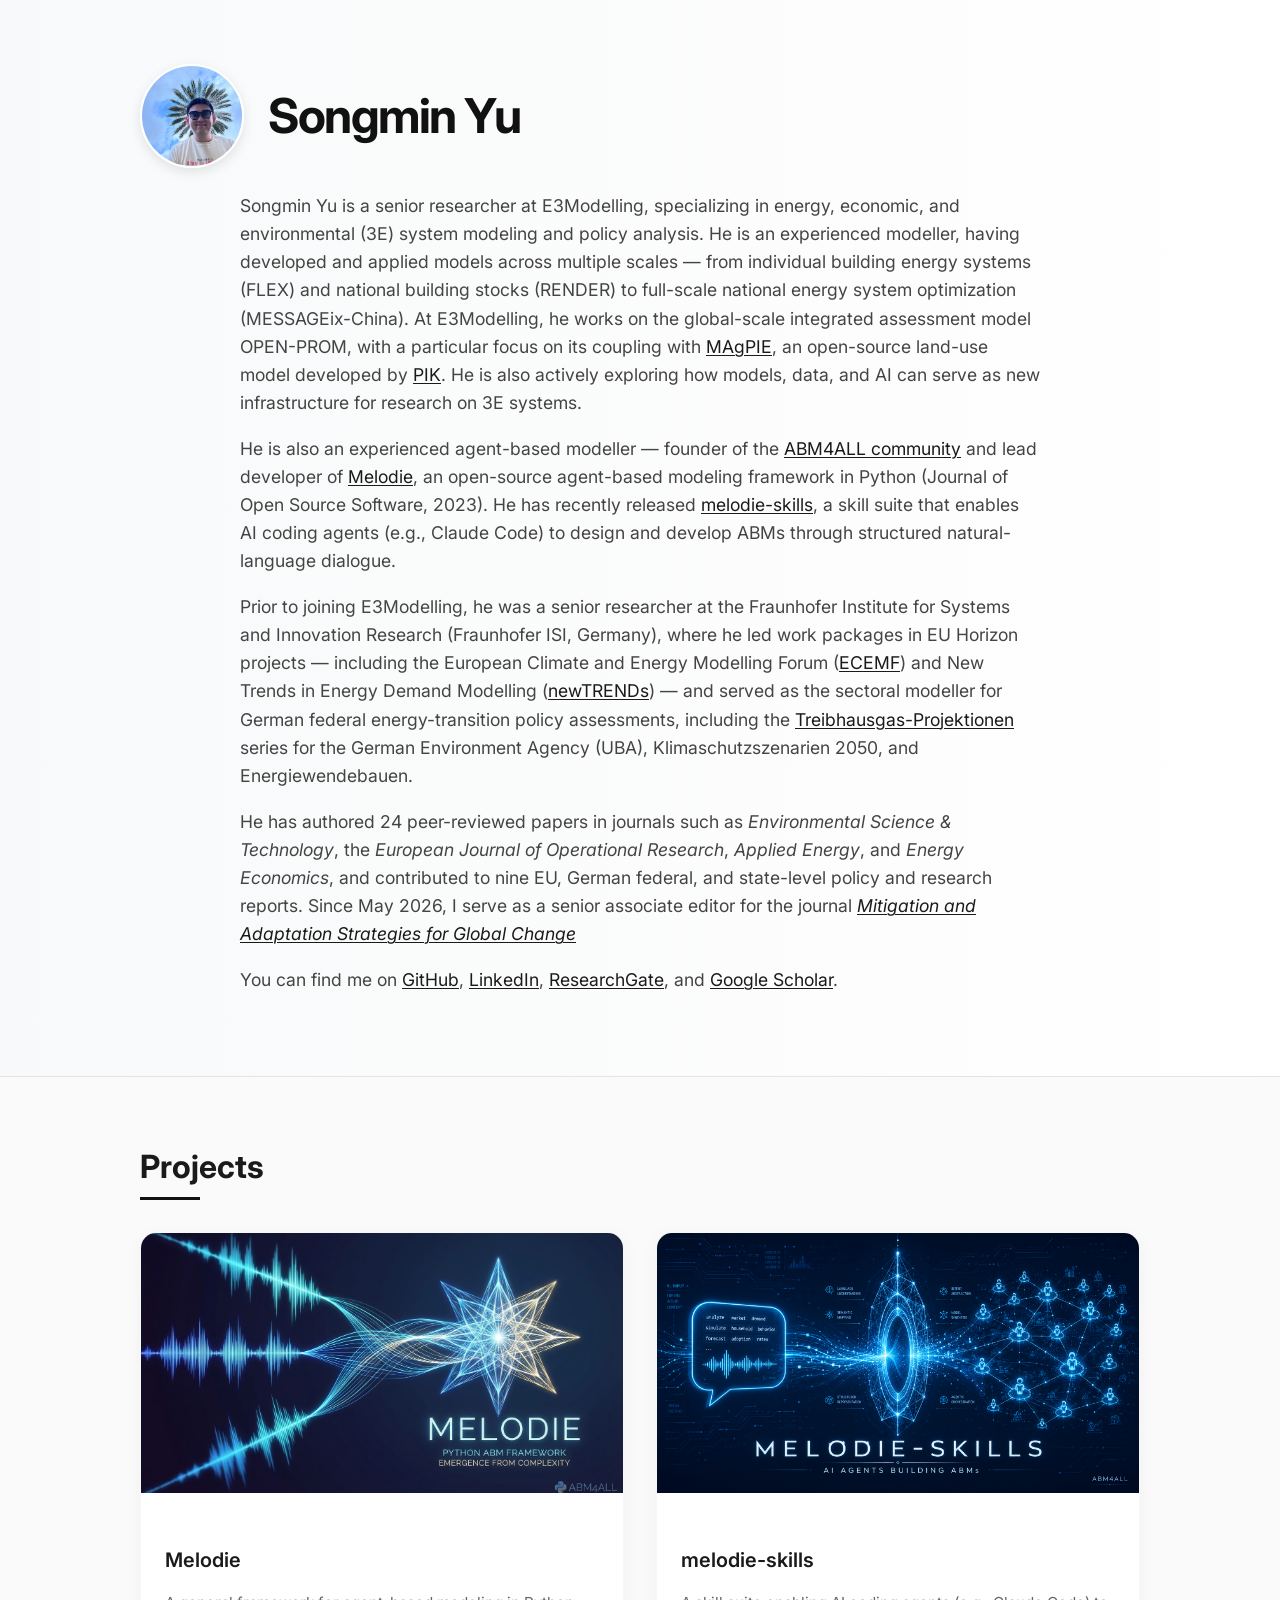
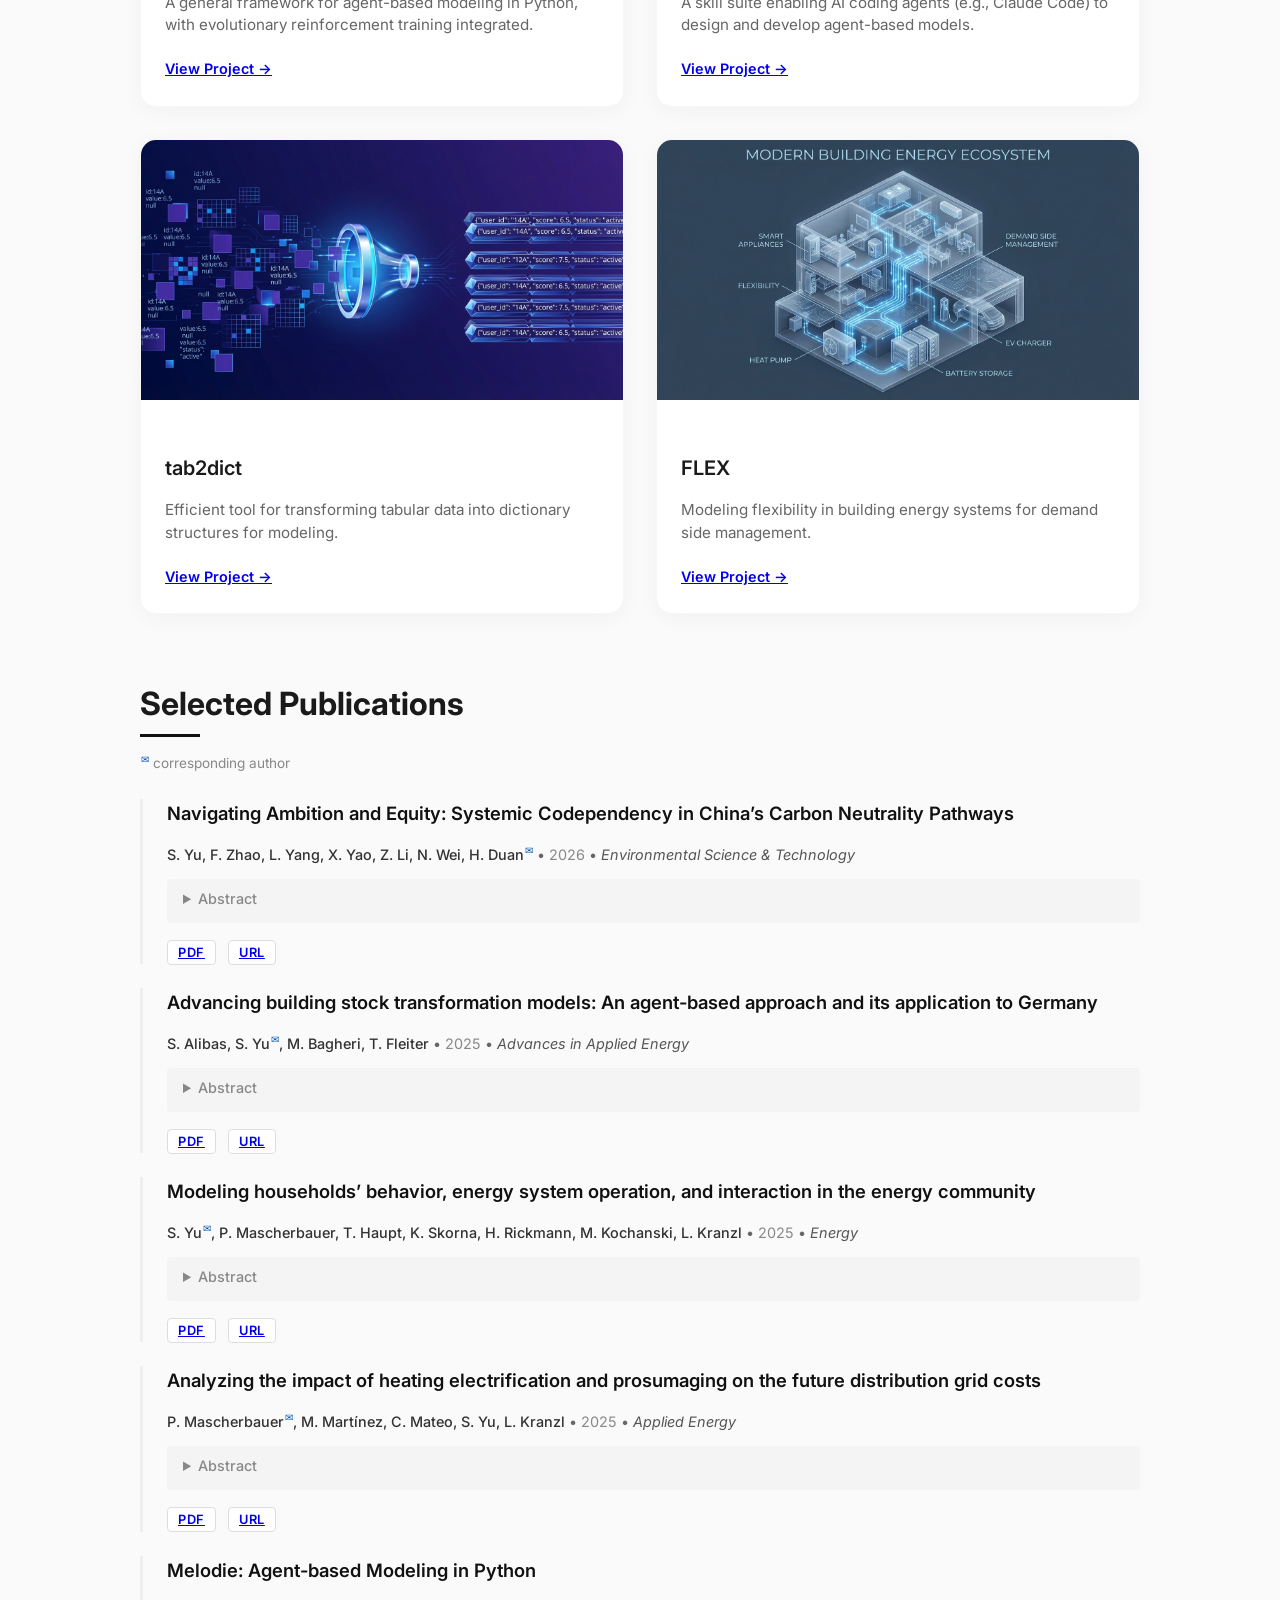
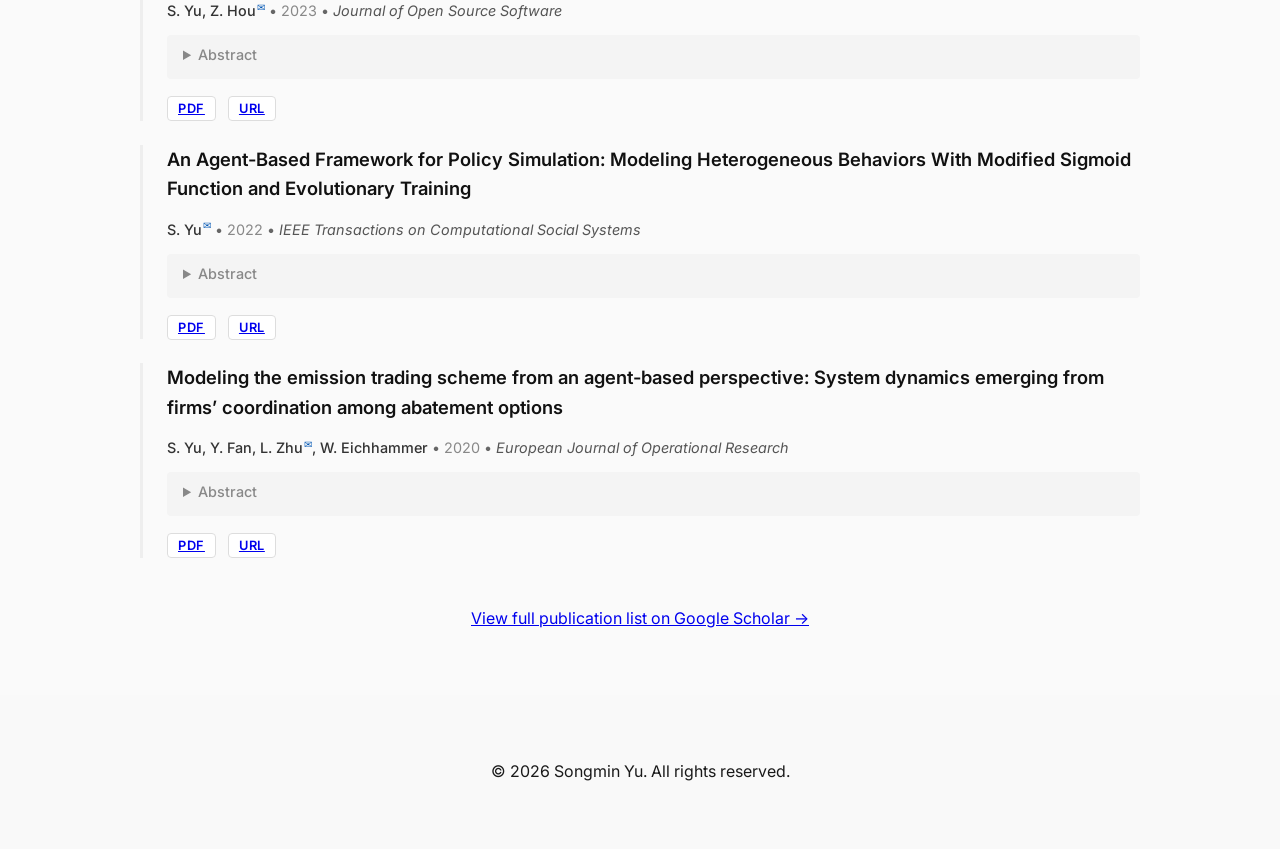
<file: index_bak.html>
<!DOCTYPE html>
<html lang="en">

<head>
    <meta charset="UTF-8">
    <meta name="viewport" content="width=device-width, initial-scale=1.0">
    <title>Songmin Yu | Academic Profile</title>
    <meta name="description"
        content="Personal academic website of Songmin Yu, showcasing research in energy systems, agent-based modeling, and carbon neutrality.">
    <link rel="stylesheet" href="style.css">
</head>

<body>

    <header>
        <div class="profile-section">
            <img src="assets/image/profile.jpg" alt="Songmin Yu" class="profile-pic">
            <h1>Songmin Yu</h1>
        </div>
        <div class="intro">
            <p>Songmin Yu is a senior researcher at E3Modelling, specializing in energy, economic, and environmental
                (3E) system modeling and policy analysis. He is an experienced modeller, having developed and applied
                models across multiple scales — from individual building energy systems (FLEX) and national building
                stocks (RENDER) to full-scale national energy system optimization (MESSAGEix-China). At E3Modelling, he
                works on the global-scale integrated assessment model OPEN-PROM, with a particular focus on its coupling
                with <a href="https://github.com/magpiemodel/magpie" target="_blank">MAgPIE</a>, an open-source land-use
                model developed by <a href="https://www.pik-potsdam.de/" target="_blank">PIK</a>. He is also actively
                exploring how models, data, and AI can serve as new infrastructure for research on 3E systems.
            </p>

            <p>He is also an experienced agent-based modeller — founder of the
                <a href="https://abm4all.com" target="_blank">ABM4ALL community</a> and lead developer of
                <a href="https://github.com/ABM4ALL/Melodie" target="_blank">Melodie</a>, an open-source agent-based
                modeling framework in Python (Journal of Open Source Software, 2023). He has recently released
                <a href="https://github.com/ABM4ALL/melodie-skills" target="_blank">melodie-skills</a>, a skill suite
                that enables AI coding agents (e.g., Claude Code) to design and develop ABMs through structured
                natural-language dialogue.
            </p>

            <p>Prior to joining E3Modelling, he was a senior researcher at the Fraunhofer Institute for Systems and
                Innovation Research (Fraunhofer ISI, Germany), where he led work packages in EU Horizon projects —
                including the European Climate and Energy Modelling Forum
                (<a href="https://www.ecemf.eu/" target="_blank">ECEMF</a>) and New Trends in Energy Demand Modelling
                (<a href="https://newtrends2020.eu/" target="_blank">newTRENDs</a>) — and served as the sectoral
                modeller for German federal energy-transition policy assessments, including the
                <a href="https://www.uba.de/de/umweltinformationen/umweltprognosen/treibhausgas-projektionen"
                    target="_blank">Treibhausgas-Projektionen</a> series for the German Environment Agency (UBA),
                Klimaschutzszenarien 2050, and Energiewendebauen. 
            </p>
            
            <p>He has authored 24 peer-reviewed papers in journals
                such as <em>Environmental Science &amp; Technology</em>, the <em>European Journal of Operational
                Research</em>, <em>Applied Energy</em>, and <em>Energy Economics</em>, and contributed to nine EU,
                German federal, and state-level policy and research reports. Since May 2026, I serve as a senior 
                associate editor for the journal <a href="https://link.springer.com/journal/11027" target="_blank">
                <em>Mitigation and Adaptation Strategies for Global Change</em></a>
            </p>

            <p class="find-me">
                You can find me on
                <a href="https://github.com/songminyu" target="_blank">GitHub</a>,
                <a href="https://www.linkedin.com/in/songmin-yu-67987085/" target="_blank">LinkedIn</a>,
                <a href="https://www.researchgate.net/profile/Songmin-Yu-2?ev=hdr_xprf"
                    target="_blank">ResearchGate</a>, and
                <a href="https://scholar.google.com/citations?user=Li3cvGkAAAAJ&amp;hl=zh-CN"
                    target="_blank">Google Scholar</a>.
            </p>
        </div>
    </header>

    <main>
        <section id="projects">
            <h2>Projects</h2>
            <div class="project-grid">
                <div class="project-card">
                    <img src="assets/image/melodie.jpeg" alt="Melodie Framework" class="project-img">
                    <div class="project-info">
                        <h3>Melodie</h3>
                        <p class="project-desc">A general framework for agent-based modeling in Python, with
                            evolutionary reinforcement training integrated.
                        </p>
                        <a href="https://github.com/ABM4ALL/Melodie" target="_blank" class="project-link">View Project
                            →</a>
                    </div>
                </div>

                <div class="project-card">
                    <img src="assets/image/melodie-skills.png" alt="melodie-skills" class="project-img">
                    <div class="project-info">
                        <h3>melodie-skills</h3>
                        <p class="project-desc">A skill suite enabling AI coding agents (e.g., Claude Code) to design
                            and develop agent-based models.
                        </p>
                        <a href="https://github.com/ABM4ALL/melodie-skills" target="_blank" class="project-link">View
                            Project →</a>
                    </div>
                </div>

                <div class="project-card">
                    <img src="assets/image/tab2dict.jpeg" alt="tab2dict" class="project-img">
                    <div class="project-info">
                        <h3>tab2dict</h3>
                        <p class="project-desc">Efficient tool for transforming tabular data into dictionary structures
                            for modeling.</p>
                        <a href="https://github.com/ABM4ALL/tab2dict" target="_blank" class="project-link">View Project
                            →</a>
                    </div>
                </div>

                <div class="project-card">
                    <img src="assets/image/flex.jpeg" alt="FLEX" class="project-img">
                    <div class="project-info">
                        <h3>FLEX</h3>
                        <p class="project-desc">Modeling flexibility in building energy systems for demand side
                            management.</p>
                        <a href="https://github.com/fraunhofer-isi-buildings/FLEX" target="_blank"
                            class="project-link">View Project →</a>
                    </div>
                </div>
            </div>
        </section>

        <section id="publications">
            <h2>Selected Publications</h2>
            <p class="pub-legend"><sup class="corr-author">&#9993;</sup> corresponding author</p>
            <div class="publication-list">

                <!-- MESSAGEIX-China (2026) -->
                <div class="pub-item">
                    <div class="pub-content">
                        <a href="https://pubs.acs.org/doi/full/10.1021/acs.est.5c15542"
                            target="_blank" class="pub-title">Navigating Ambition and Equity: Systemic Codependency in China’s Carbon Neutrality Pathways</a>
                        <p class="pub-meta">
                            <span class="pub-authors">S. Yu, F. Zhao, L. Yang, X. Yao, Z. Li, N. Wei, H. Duan<sup class="corr-author" title="Corresponding author">&#9993;</sup></span> •
                            <span class="pub-year">2026</span> •
                            <span class="pub-journal">Environmental Science & Technology</span>
                        </p>
                        <details class="pub-abstract">
                            <summary>Abstract</summary>
                            <p>Translating global climate targets into national decarbonization roadmaps is profoundly uncertain. 
                                To navigate this uncertainty for China, we employ a national-scale energy system model developed 
                                in the MESSAGEix framework─calibrated to China’s energy balances─that uniquely combines provincial-level 
                                resolution for key sectors with a high-granularity representation of intra-annual (48 time slices) power 
                                system dynamics. Across three temperature targets (1.5, 1.6, 2.0 °C) and six allocation principles, 
                                our analysis reveals that wind and solar consistently emerge as “no-regret” pillars, CCS is essential for 
                                heavy-industry abatement, and hydrogen’s sourcing shifts with budget stringency. A critical systemic 
                                codependency exists across scenarios with stringent emissions constraints: the power sector must 
                                transform into a net carbon sink to enable the decarbonization of heavy industry, creating stark path 
                                dependencies across technology choices. The 1.6 °C pathway under the Grandfathering principle presents 
                                a pragmatic alignment with China’s 2060 neutrality pledge and offers a detailed blueprint for this transition. 
                                Our provincial-level analysis distinguishes high-stakes decisions from robust “no-regret” investments, 
                                offering a framework to guide China’s journey to carbon neutrality.</p>
                        </details>
                        <div class="pub-links">
                            <a href="assets/pdf/2026_EST_MESSAGEix-China.pdf" target="_blank">PDF</a>
                            <a href="https://pubs.acs.org/doi/full/10.1021/acs.est.5c15542"
                                target="_blank">URL</a>
                        </div>
                    </div>
                </div>

                <!-- RENDER-Building (2025) -->
                <div class="pub-item">
                    <div class="pub-content">
                        <a href="https://www.sciencedirect.com/science/article/pii/S2666792425000502" target="_blank"
                            class="pub-title">Advancing building stock transformation models: An agent-based approach
                            and its application to Germany</a>
                        <p class="pub-meta">
                            <span class="pub-authors">S. Alibas, S. Yu<sup class="corr-author" title="Corresponding author">&#9993;</sup>, M. Bagheri, T. Fleiter</span> •
                            <span class="pub-year">2025</span> •
                            <span class="pub-journal">Advances in Applied Energy</span>
                        </p>
                        <details class="pub-abstract">
                            <summary>Abstract</summary>
                            <p>The building sector is pivotal for achieving climate neutrality, requiring sophisticated
                                modeling tools to guide the energy transition. It is highly heterogeneous with variety
                                in both the built environment and in its decision-makers. While many sectoral models
                                exist, most of them fall short of capturing the barriers and limitations in the energy
                                transition as they lack high spatial resolution and a detailed representation of
                                heterogeneous building characteristics and local infrastructure constraints. To address
                                this gap, we present RENDER-Building, a new agent-based model (ABM) designed for
                                high-resolution analysis of building stock transformation. We validate and apply the
                                model to the German building stock to simulate potential transformation pathways until
                                2050 under three distinct scenarios. The individual buildings are the agents here with
                                detailed attributes, located in a settlement type in a NUTS3 region. The model
                                explicitly considers the availability of energy infrastructure and simulates agents’
                                decisions about renovation and technology adoption based on bounded rationality. Our
                                case study’s results indicate that even with ambitious measures, Germany’s building
                                sector may miss its short-term emission targets due to the inertia of the existing
                                stock. A transformation pathway considering realistic challenges could substantially
                                exceed the short- and long-term emission targets, necessitating difficult and
                                potentially costly interventions to get back on track. Our study demonstrates the
                                utility of high-resolution ABMs in providing nuanced, actionable insights for
                                policymakers, helping them to navigate the complexities of the building sector’s energy
                                transition.</p>
                        </details>
                        <div class="pub-links">
                            <a href="assets/pdf/2025_ADAPEN_RENDER-Building.pdf" target="_blank">PDF</a>
                            <a href="https://www.sciencedirect.com/science/article/pii/S2666792425000502"
                                target="_blank">URL</a>
                        </div>
                    </div>
                </div>

                <!-- FLEX Introduction (2025) -->
                <div class="pub-item">
                    <div class="pub-content">
                        <a href="https://www.sciencedirect.com/science/article/pii/S0360544225019802" target="_blank"
                            class="pub-title">Modeling households’ behavior, energy system operation, and interaction in
                            the energy community</a>
                        <p class="pub-meta">
                            <span class="pub-authors">S. Yu<sup class="corr-author" title="Corresponding author">&#9993;</sup>, P. Mascherbauer, T. Haupt, K. Skorna, H. Rickmann, M.
                                Kochanski, L. Kranzl</span> •
                            <span class="pub-year">2025</span> •
                            <span class="pub-journal">Energy</span>
                        </p>
                        <details class="pub-abstract">
                            <summary>Abstract</summary>
                            <p>Technological advancements and behavior shifts are reshaping households’ energy
                                consumption patterns, necessitating advanced models to quantify their behavior, energy
                                system operation, and interactions in the energy communities. While various models
                                address these aspects individually, there is a lack of a unified framework that covers
                                them holistically. This paper presents FLEX, a modeling framework consisting three
                                interconnected components that are designed to feed the output of one into the next.
                                First is FLEX-Behavior, which simulates hourly household energy demands using a Markov
                                core. Second is FLEX-Operation, which models hourly operation of household energy
                                systems across three modes: simulation, perfect-forecasting optimization, and
                                rolling-horizon optimization. Its results are validated with detailed physics-based
                                building simulation software. Third is FLEX-Community, which models the peer-to-peer
                                electricity trading among community members and battery operation of the aggregator.
                                Finally, demonstration results are provided to show the capabilities of FLEX in
                                potential applications for supporting policy design. In summary, FLEX advances existing
                                approaches by bridging detailed household-level behavior and energy system modeling with
                                community-scale optimization, addressing the trade-off between computational
                                tractability and household-level accuracy in the modeling of aggregator-operated energy
                                communities. However, limitations also lie in the requirement of high-quality
                                micro-level data for robust estimation and validation. Future research could investigate
                                system-level dynamics between energy communities and power systems, including
                                participation in ancillary services markets and the evolving regulatory frameworks
                                governing community operations.</p>
                        </details>
                        <div class="pub-links">
                            <a href="assets/pdf/2025_EGY_FLEX.pdf" target="_blank">PDF</a>
                            <a href="https://www.sciencedirect.com/science/article/pii/S0360544225019802"
                                target="_blank">URL</a>
                        </div>
                    </div>
                </div>

                <!-- FLEX-Region (2025) -->
                <div class="pub-item">
                    <div class="pub-content">
                        <a href="https://www.sciencedirect.com/science/article/pii/S0306261925002934" target="_blank"
                            class="pub-title">Analyzing the impact of heating electrification and prosumaging on the
                            future distribution grid costs</a>
                        <p class="pub-meta">
                            <span class="pub-authors">P. Mascherbauer<sup class="corr-author" title="Corresponding author">&#9993;</sup>, M. Martínez, C. Mateo, S. Yu, L. Kranzl</span> •
                            <span class="pub-year">2025</span> •
                            <span class="pub-journal">Applied Energy</span>
                        </p>
                        <details class="pub-abstract">
                            <summary>Abstract</summary>
                            <p>The electrification of households’ heating systems will lead to an increase in the
                                electricity demand, which will necessitate additional investments in the grid
                                infrastructure. The interaction with other technologies, including PV, batteries,
                                electric vehicles (EVs), and home energy management systems (HEMSs), further complicate
                                the situation. In this study, we analyze the following question: How will prosumaging
                                households, who consume, produce and manage their energy consumption with HEMS, impact
                                the future reinforcement costs of the electricity distribution grid? We conducted case
                                studies for two urban areas, Murcia in Spain and Leeuwarden in The Netherlands. First,
                                by developing scenarios on the uptake of electrified heating systems, PV installations,
                                battery storage, EVs and HEMSs, the energy demand of each building is modeled for the
                                two areas under different scenarios. Then, the buildings’ electricity load profiles were
                                provided to a second model, to calculate the necessary distribution grid infrastructure
                                to cover this demand on a granular spatial level. Results show that low voltage lines
                                and transformers will need significant investments, especially in the regions where a
                                high share of conventional heating systems are replaced by heat pumps but also in
                                regions where the aggregate electricity peak demand is reduced.</p>
                        </details>
                        <div class="pub-links">
                            <a href="assets/pdf/2025_APEN_FLEX-Region.pdf" target="_blank">PDF</a>
                            <a href="https://www.sciencedirect.com/science/article/pii/S0306261925002934"
                                target="_blank">URL</a>
                        </div>
                    </div>
                </div>

                <!-- Melodie (2023) -->
                <div class="pub-item">
                    <div class="pub-content">
                        <a href="https://joss.theoj.org/papers/10.21105/joss.05100" target="_blank"
                            class="pub-title">Melodie: Agent-based Modeling in Python</a>
                        <p class="pub-meta">
                            <span class="pub-authors">S. Yu, Z. Hou<sup class="corr-author" title="Corresponding author">&#9993;</sup></span> •
                            <span class="pub-year">2023</span> •
                            <span class="pub-journal">Journal of Open Source Software</span>
                        </p>
                        <details class="pub-abstract">
                            <summary>Abstract</summary>
                            <p>Agent-based models (ABMs) characterize physical, biological, and social economic systems
                                as dynamic interactions among agents from a bottom-up perspective. The agents can be
                                molecules, animals, or human beings. The interactions can be water molecules forming a
                                vortex, ants searching for food, or people trading stocks in the market. Agents’
                                interactions can bring emergent properties to a system and turn it into a complex
                                system. The core reason for using ABMs is usually to model such mechanisms. Besides,
                                taking social economic systems as example, ABMs are also flexible to consider agents’
                                (1) heterogeneity (e.g., wealth, risk attitude, preference, decision-making rule, etc.)
                                based on micro-data; and (2) bounded rationality and adaptation behavior based on
                                psychological and behavioral studies. Melodie is a general framework for developing
                                agent-based models (ABMs) in Python. It is published and maintained on the GitHub
                                organization page of ABM4ALL, a developing community among agent-based modelers for
                                sharing ideas and resources. Together with the code repository, we have also published
                                the documentation of Melodie, including a tutorial explaining how a minimum example - an
                                agent-based covid contagion model - can be developed with Melodie step by step.</p>
                        </details>
                        <div class="pub-links">
                            <a href="assets/pdf/2023_JOSS_Melodie.pdf" target="_blank">PDF</a>
                            <a href="https://joss.theoj.org/papers/10.21105/joss.05100" target="_blank">URL</a>
                        </div>
                    </div>
                </div>

                <!-- ABM Policy Framework (2022) -->
                <div class="pub-item">
                    <div class="pub-content">
                        <a href="https://ieeexplore.ieee.org/document/9857838" target="_blank" class="pub-title">An
                            Agent-Based Framework for Policy Simulation: Modeling Heterogeneous Behaviors With Modified
                            Sigmoid Function and Evolutionary Training</a>
                        <p class="pub-meta">
                            <span class="pub-authors">S. Yu<sup class="corr-author" title="Corresponding author">&#9993;</sup></span> •
                            <span class="pub-year">2022</span> •
                            <span class="pub-journal">IEEE Transactions on Computational Social Systems</span>
                        </p>
                        <details class="pub-abstract">
                            <summary>Abstract</summary>
                            <p>This article proposes an agent-based policy simulation framework that can be applied to
                                the cases satisfying: 1) the agents try to maximize some intertemporal preference and 2)
                                the impacts of different factors on agents’ behavioral tendency are monotonic. By
                                combining the simulation and optimization methods, this framework balances the
                                flexibility and validity of agent-based models (ABMs): the sigmoid function is modified
                                and used to model agents’ decision-making rules, and the evolutionary training method is
                                used to calibrate agents’ behavioral parameters. Based on an example for the emission
                                trading scheme, the application of the framework is presented and evaluated in detail.
                            </p>
                        </details>
                        <div class="pub-links">
                            <a href="assets/pdf/2022_IEEE_ABMPolicySimulationFramework.pdf" target="_blank">PDF</a>
                            <a href="https://ieeexplore.ieee.org/document/9857838" target="_blank">URL</a>
                        </div>
                    </div>
                </div>

                <!-- AMETS (2020) -->
                <div class="pub-item">
                    <div class="pub-content">
                        <a href="https://www.sciencedirect.com/science/article/pii/S0377221720303131" target="_blank"
                            class="pub-title">Modeling the emission trading scheme from an agent-based perspective:
                            System dynamics emerging from firms’ coordination among abatement options</a>
                        <p class="pub-meta">
                            <span class="pub-authors">S. Yu, Y. Fan, L. Zhu<sup class="corr-author" title="Corresponding author">&#9993;</sup>, W. Eichhammer</span> •
                            <span class="pub-year">2020</span> •
                            <span class="pub-journal">European Journal of Operational Research</span>
                        </p>
                        <details class="pub-abstract">
                            <summary>Abstract</summary>
                            <p>Though sharing a similar practice form, the emission trading scheme is distinguished from
                                traditional financial markets: firms coordinate three abatement options at the micro
                                level, including allowance trading, output adjustment, and low-carbon technology
                                adoption. Then, at the macro level, this leads to dynamic interactions among allowance
                                market, output market, and low-carbon technology diffusion. This is the fundamental
                                characteristic of the emission trading scheme, and modeling the dynamics behind is a
                                major difficulty for relevant studies, especially when following complexities are
                                considered: (1) different planning horizons of the three abatement options, (2)
                                heterogeneity among sectors and firms, and (3) details of firms’ production and optional
                                low-carbon technologies. Aiming at this difficulty, we establish an agent-based model
                                for the emission trading scheme, and within a novel multi-level time frame, the
                                fundamental characteristic is reflected and the complexities are considered. Firms’
                                production and low-carbon technologies are discretely modeled at a process level from a
                                bottom-up perspective, and based on European data, our model is calibrated to cover 5
                                industrial sectors, 11 emission-intensive products, 25 production processes, and 52
                                low-carbon technologies. With this model, the emergence properties and uncertainty of
                                the system are captured, and the non-linear impact of the abatement target is reflected
                                and discussed. We find that, after a certain level, higher target leads to lower
                                allowance price uncertainty but stronger output impact, which is a trade-off for setting
                                the abatement target.</p>
                        </details>
                        <div class="pub-links">
                            <a href="assets/pdf/2020_EJOR_AMETS.pdf" target="_blank">PDF</a>
                            <a href="https://www.sciencedirect.com/science/article/pii/S0377221720303131"
                                target="_blank">URL</a>
                        </div>
                    </div>
                </div>

            </div>
            <div class="view-all-pubs">
                <a href="https://scholar.google.com/citations?user=Li3cvGkAAAAJ&hl=zh-CN" target="_blank">View full
                    publication list on Google Scholar →</a>
            </div>
        </section>
    </main>

    <footer>
        <p>&copy; 2026 Songmin Yu. All rights reserved.</p>
    </footer>

</body>

</html>
</file>
<file: style.css>
/* Global Styles */
@import url('https://fonts.googleapis.com/css2?family=Inter:wght@300;400;500;600&family=Playfair+Display:ital,wght@0,600;1,600&display=swap');

:root {
    --bg-color: #fafafa;
    --text-color: #1a1a1a;
    --text-secondary: #5a5a5a;
    --accent-color: #222;
    --link-color: #0056b3;
    --link-hover: #003d80;
    --border-color: #e5e5e5;
    --card-bg: #fff;
    --header-bg: #fff;
    --hover-shadow: 0 10px 40px rgba(0, 0, 0, 0.1);
}

/* Cooler, slightly darker Theme override if desired or just sharper styling */
body {
    font-family: 'Inter', sans-serif;
    line-height: 1.6;
    color: var(--text-color);
    background-color: var(--bg-color);
    margin: 0;
    padding: 0;
}

/* Layout Container */
main,
header,
footer {
    max-width: 1000px;
    margin: 0 auto;
    padding: 0 24px;
}

/* Dark Header Option for 'Cool' factor */
header {
    margin-top: 0;
    padding: 4rem 24px;
    background: linear-gradient(to right, #f8f9fa, #ffffff);
    /* Subtle gradient or keep white */
    border-bottom: 1px solid var(--border-color);
    max-width: 100%;
    /* Full width background */
}

/* Constrain content within full width header */
header>div,
header>h1 {
    max-width: 1000px;
    margin: 0 auto;
}

.profile-section {
    display: flex;
    align-items: center;
    gap: 1.5rem;
    margin-bottom: 1.5rem;
    max-width: 1000px;
    margin: 0 auto 1.5rem auto;
}

.profile-pic {
    width: 100px;
    height: 100px;
    border-radius: 50%;
    object-fit: cover;
    border: 2px solid white;
    box-shadow: 0 4px 12px rgba(0, 0, 0, 0.1);
}

h1 {
    font-size: 3rem;
    color: #111;
    letter-spacing: -0.03em;
    margin: 0;
    font-weight: 700;
}

.intro {
    font-size: 1.1rem;
    color: #444;
    max-width: 800px;
    margin: 0 auto;
}

.intro a {
    color: var(--text-color);
    text-decoration: underline;
    text-decoration-thickness: 1px;
    text-underline-offset: 2px;
}

.intro a:hover {
    color: var(--link-color);
}

.intro-list {
    margin: 0.8rem 0 0 0;
    padding-left: 1.5rem;
    list-style-type: disc;
}

.intro-list li {
    margin-bottom: 0.6rem;
    line-height: 1.6;
}

.intro-list a {
    font-weight: 500;
}

.social-links {
    margin-top: 1.5rem;
    display: flex;
    gap: 1rem;
    max-width: 1000px;
    margin: 1.5rem auto 0;
}

/* Sections */
section {
    margin: 4rem auto;
}

h2 {
    font-size: 2rem;
    margin-bottom: 2rem;
    position: relative;
    padding-bottom: 0.5rem;
}

h2::after {
    content: '';
    position: absolute;
    bottom: 0;
    left: 0;
    width: 60px;
    height: 3px;
    background: #111;
}

/* Projects */
.project-grid {
    display: grid;
    grid-template-columns: repeat(auto-fill, minmax(320px, 1fr));
    gap: 2rem;
}

.project-card {
    background: var(--card-bg);
    border-radius: 16px;
    box-shadow: 0 4px 20px rgba(0, 0, 0, 0.04);
    overflow: hidden;
    transition: all 0.3s ease;
    border: 1px solid rgba(0, 0, 0, 0.03);
}

.project-card:hover {
    transform: translateY(-5px);
    box-shadow: var(--hover-shadow);
}

.project-img {
    height: 260px;
    width: 100%;
    object-fit: cover;
    transition: transform 0.5s ease;
}

.project-card:hover .project-img {
    transform: scale(1.02);
}

.project-info {
    padding: 1.5rem;
}

.project-info h3 {
    font-size: 1.25rem;
    margin-bottom: 0.5rem;
    font-weight: 600;
    font-family: 'Inter', sans-serif;
}

.project-desc {
    color: #666;
    font-size: 0.95rem;
    line-height: 1.5;
    margin-bottom: 1.2rem;
}

.project-link {
    font-weight: 600;
    font-size: 0.9rem;
}

/* Publications */
.publication-list {
    display: flex;
    flex-direction: column;
    gap: 1.5rem;
}

.pub-item {
    padding: 0;
    border-left: 3px solid var(--border-color);
    background: transparent;
    padding-left: 1.5rem;
    transition: border-color 0.2s;
    box-shadow: none;
    border-radius: 0;
    border: none;
    border-left: 3px solid #eee;
}

.pub-item:hover {
    border-left-color: #111;
}

.pub-title {
    font-size: 1.15rem;
    font-weight: 600;
    color: #111;
    text-decoration: none;
    display: block;
    margin-bottom: 0.3rem;
}

.pub-meta {
    font-size: 0.9rem;
    color: #666;
    margin-bottom: 0.8rem;
}

.corr-author {
    font-size: 0.7em;
    color: #0056b3;
    margin-left: 1px;
    vertical-align: super;
    line-height: 0;
}

.pub-legend {
    font-size: 0.85rem;
    color: #888;
    margin: -1rem 0 1.5rem 0;
}

.pub-authors {
    font-weight: 500;
    color: #333;
}

.pub-year {
    color: #888;
}

.pub-journal {
    font-style: italic;
    color: #555;
}

.pub-abstract {
    margin-bottom: 1rem;
    font-size: 0.9rem;
    color: #555;
    background: #f4f4f4;
    padding: 0.5rem 1rem;
    border-radius: 4px;
}

.pub-abstract summary {
    cursor: pointer;
    font-weight: 500;
    color: #888;
    margin-bottom: 0.3rem;
    outline: none;
}

.pub-abstract summary:hover {
    color: #333;
}

.pub-links a {
    font-size: 0.8rem;
    text-transform: uppercase;
    letter-spacing: 0.05em;
    padding: 4px 10px;
    background: #fff;
    border: 1px solid #ddd;
    border-radius: 4px;
    margin-right: 0.5rem;
    font-weight: 600;
}

.pub-links a:hover {
    background: #111;
    color: #fff;
    border-color: #111;
}

.view-all-pubs {
    text-align: center;
    margin-top: 3rem;
}

footer {
    border-top: none;
    padding: 4rem 0;
    margin-top: 4rem;
    background: #f9f9f9;
    max-width: 100%;
}

footer p {
    margin: 0;
    max-width: 1000px;
    margin: 0 auto;
    text-align: center;
}

@media (max-width: 600px) {
    h1 {
        font-size: 2.5rem;
    }

    .profile-section {
        flex-direction: column;
        text-align: center;
        margin-bottom: 2rem;
    }
}
</file>
